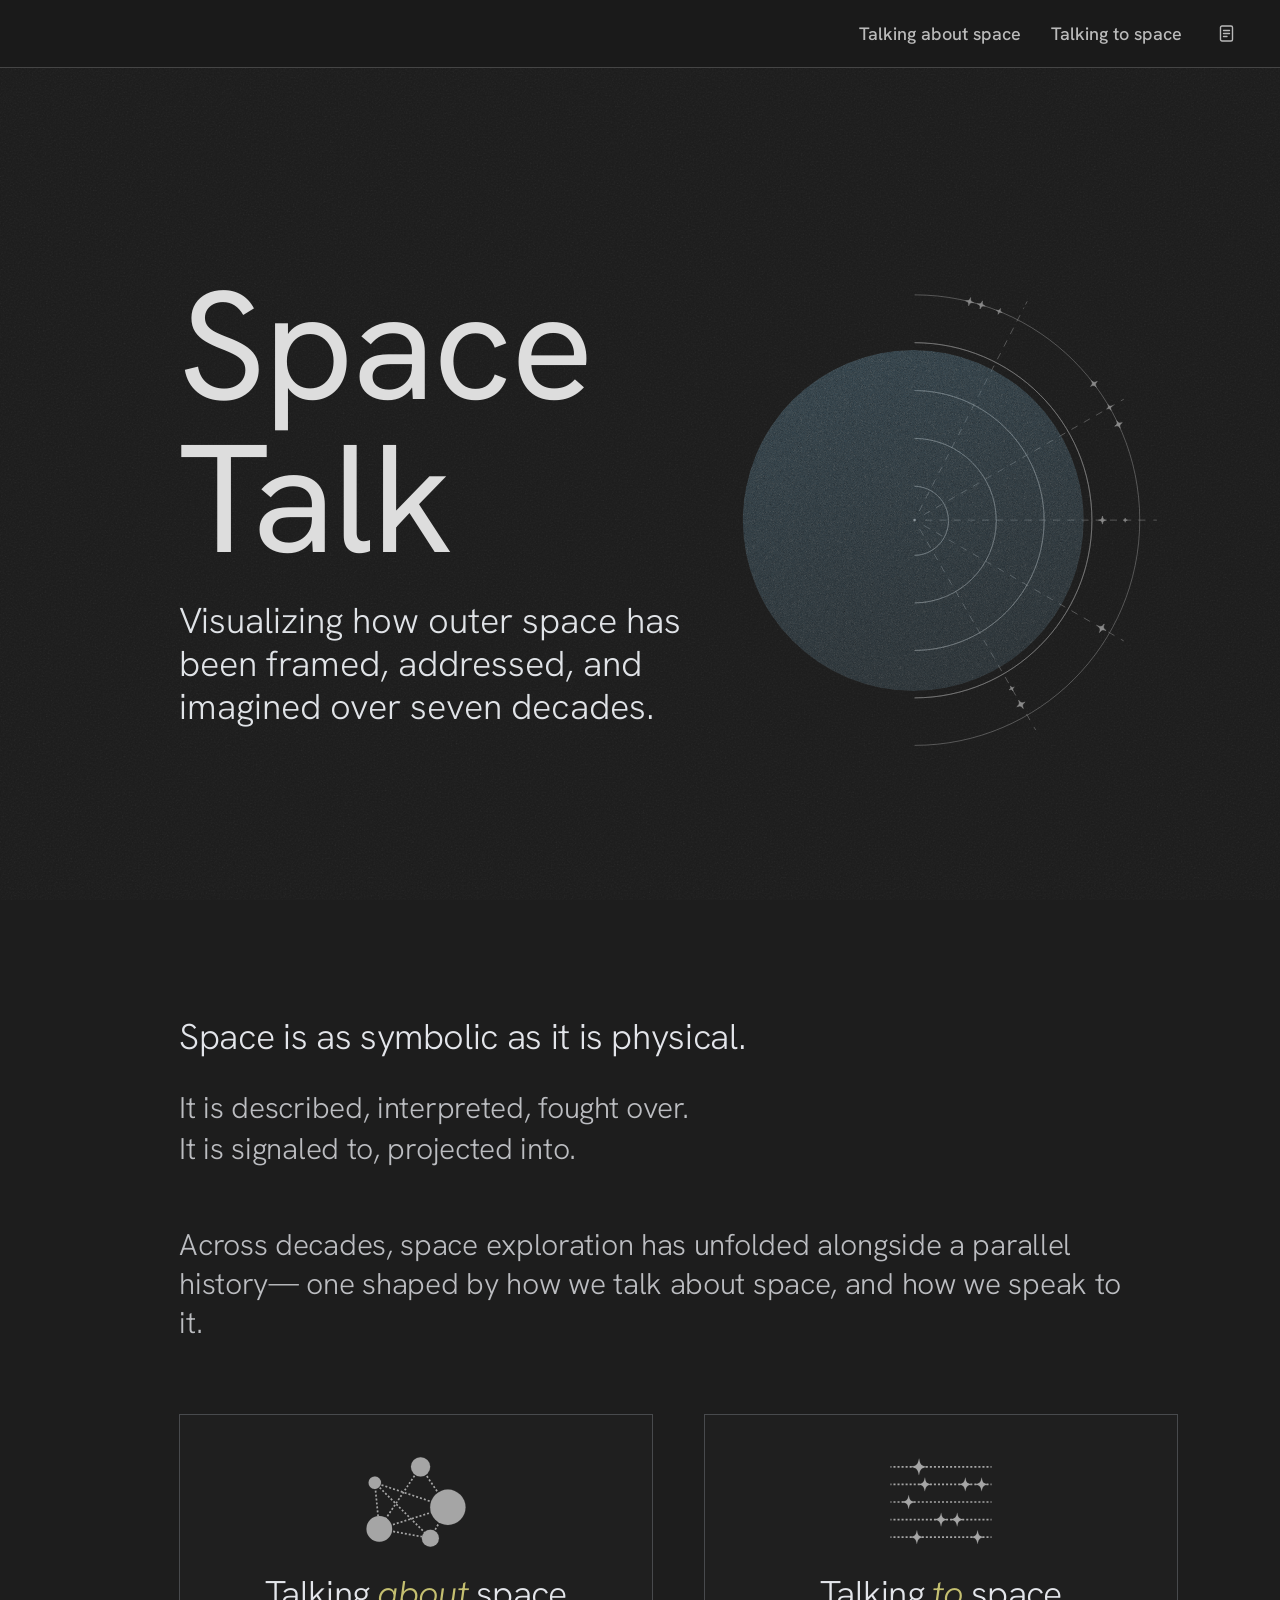
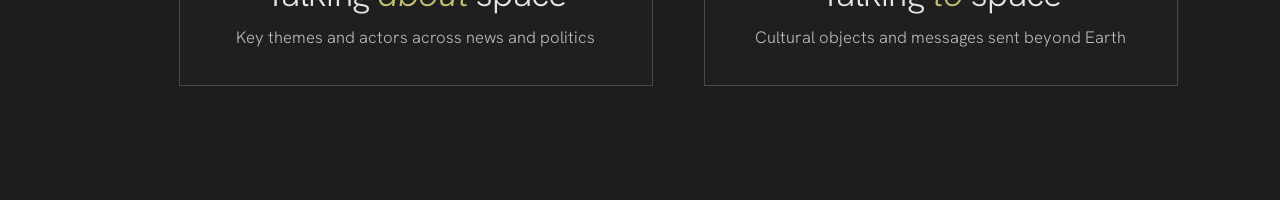
<file: index.html>
<!DOCTYPE html>
<html lang="en">
<head>
  <meta charset="UTF-8">
  <meta name="viewport" content="width=device-width, initial-scale=1.0">
  <title>Space Talk</title>
  <link rel="icon" href="images/favicon.png" type="image/png">
  <meta property="og:title" content="Space Talk">
  <meta property="og:description" content="Visualizing how outer space has been framed, addressed, and imagined over seven decades.">
  <meta property="og:image" content="https://lara-yeyati-preiss.github.io/space-talk/images/og-image.png">
  <meta property="og:url" content="https://lara-yeyati-preiss.github.io/space-talk/">
  <meta property="og:type" content="website">
  <link rel="stylesheet" href="styles.css">
</head>
<body class="tts-body">

<!-- Grain filter for landing page hero texture only -->
<svg aria-hidden="true" width="0" height="0" style="position:absolute;overflow:hidden;clip:rect(0,0,0,0)" focusable="false">
  <defs>
    <filter id="landing-grain" x="0%" y="0%" width="100%" height="100%" color-interpolation-filters="sRGB">
      <feTurbulence type="fractalNoise" baseFrequency="0.62" numOctaves="4" stitchTiles="stitch" result="n"/>
      <feColorMatrix in="n" type="saturate" values="0" result="gn"/>
      <feBlend in="SourceGraphic" in2="gn" mode="soft-light" result="b"/>
      <feComposite in="b" in2="SourceGraphic" operator="in"/>
    </filter>
  </defs>
</svg>

<nav>
  <span class="nav-logo"><a href="index.html">Space Talk</a></span>
  <div class="nav-links">
    <a href="talking_about_space.html"><span class="nav-words"><span class="nav-word">Talking</span><span class="nav-word">about</span><span class="nav-word">space</span></span></a>
    <a href="talking_to_space.html"><span class="nav-words"><span class="nav-word">Talking</span><span class="nav-word">to</span><span class="nav-word">space</span></span></a>
    <a href="methodology.html" class="nav-link--methodology" aria-label="Methodology"><svg width="15" height="17" viewBox="0 0 15 17" fill="none" stroke="currentColor" stroke-width="1.4" stroke-linecap="round" stroke-linejoin="round"><rect x="1.5" y="1" width="12" height="15" rx="1.5"/><line x1="4.5" y1="5.5" x2="10.5" y2="5.5"/><line x1="4.5" y1="8.5" x2="10.5" y2="8.5"/><line x1="4.5" y1="11.5" x2="8" y2="11.5"/></svg></a>
  </div>
</nav>

<div class="tts-page landing-page">

  <!-- Hero: full viewport, title + diagram, grain texture contained here -->
  <header class="landing-hero">
    <div class="landing-hero-component">
      <div class="landing-hero-content">
        <h1>Space Talk</h1>
        <p class="landing-subtitle">Visualizing how outer space has been framed, addressed, and imagined over seven decades.</p>
      </div>
      <div class="landing-hero-diagram" aria-hidden="true"></div>
      <div class="landing-hero-circle" aria-hidden="true"></div>
    </div>
  </header>

  <section class="landing-intro" aria-label="Project introduction">
  <div class="landing-intro-inner">
    
    <p class="landing-intro-line landing-intro-line--lead">
      Space is as symbolic as it is physical.
    </p>

    <div class="landing-intro-pair">
      <p class="landing-intro-line landing-intro-line--pair">
        It is described, interpreted, fought over.
      </p>
      <p class="landing-intro-line landing-intro-line--pair">
        It is signaled to, projected into.
      </p>
    </div>

    <div class="landing-intro-tail">
      <p class="landing-intro-line">
        Across decades, space exploration has unfolded alongside a parallel history—
        one shaped by how we talk about space, and how we speak to it.
      </p>
    </div>

    <div class="landing-entry-cards">

      <a class="landing-entry-card" href="talking_about_space.html">
        <span class="landing-entry-card-enter" aria-hidden="true">ENTER <svg width="14" height="10" viewBox="0 0 14 10" fill="none" stroke="currentColor" stroke-width="1.5" stroke-linecap="round" stroke-linejoin="round"><line x1="0" y1="5" x2="11" y2="5"/><polyline points="7 1 11 5 7 9"/></svg></span>
        <div class="landing-entry-card-icon">
          <img src="images/talking_about_space.svg" alt="" aria-hidden="true" width="64" height="64">
        </div>
        <div class="landing-entry-card-body">
          <span class="landing-entry-card-title">Talking <span class="accent">about</span> space</span>
          <span class="landing-entry-card-desc">Key themes and actors across news and politics</span>
        </div>
      </a>

      <a class="landing-entry-card" href="talking_to_space.html">
        <span class="landing-entry-card-enter" aria-hidden="true">ENTER <svg width="14" height="10" viewBox="0 0 14 10" fill="none" stroke="currentColor" stroke-width="1.5" stroke-linecap="round" stroke-linejoin="round"><line x1="0" y1="5" x2="11" y2="5"/><polyline points="7 1 11 5 7 9"/></svg></span>
        <div class="landing-entry-card-icon">
          <img src="images/talking_to_space.svg" alt="" aria-hidden="true" width="64" height="64">
        </div>
        <div class="landing-entry-card-body">
          <span class="landing-entry-card-title">Talking <span class="accent">to</span> space</span>
          <span class="landing-entry-card-desc">Cultural objects and messages sent beyond Earth</span>
        </div>
      </a>

    </div>

  </div>
</section>

</div>

</body>
</html>
</file>
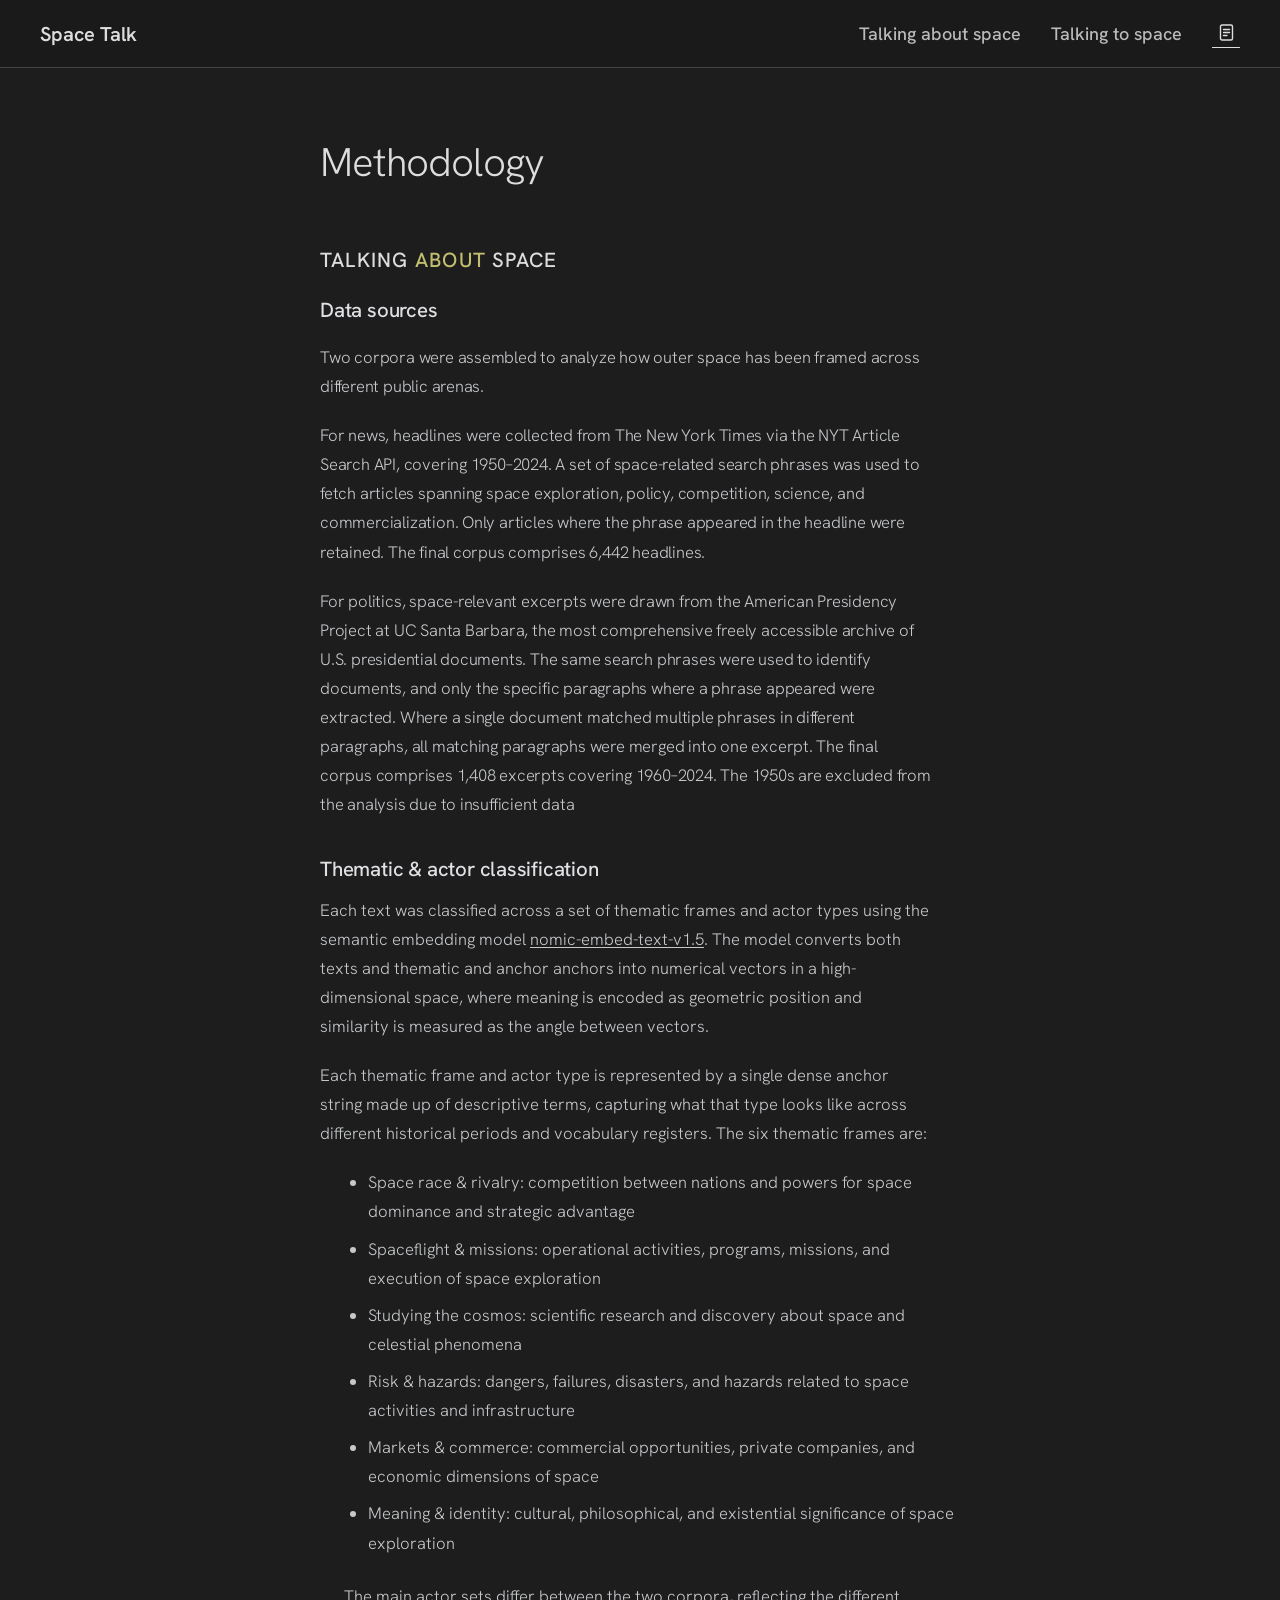
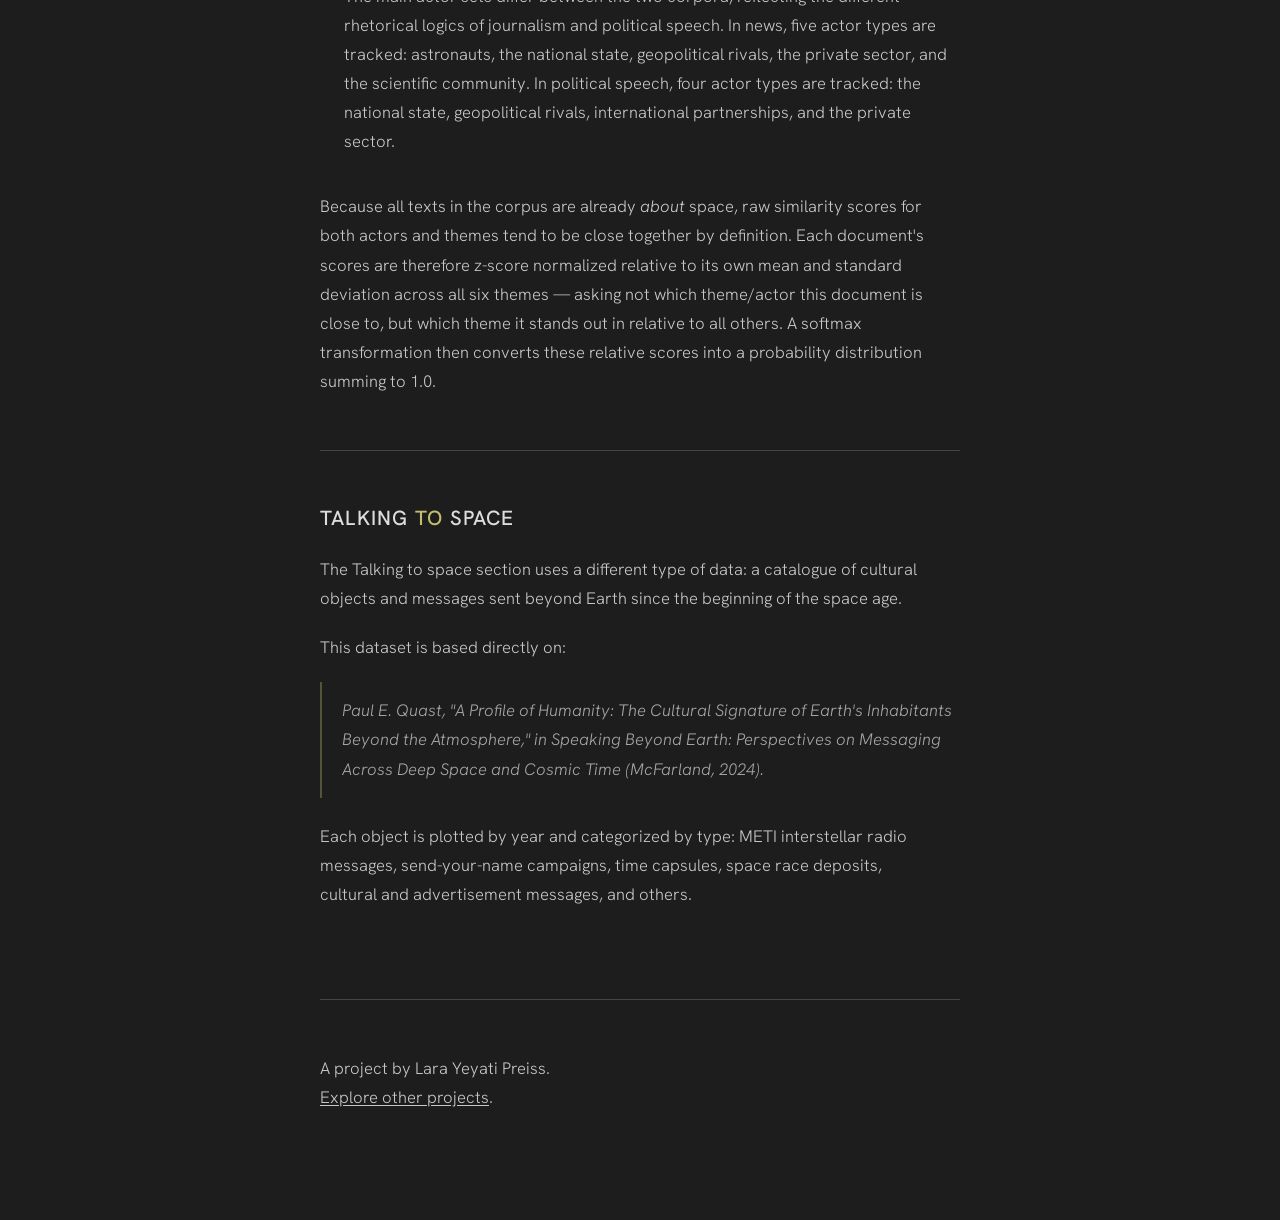
<file: methodology.html>
<!DOCTYPE html>
<html lang="en">
<head>
  <meta charset="UTF-8">
  <meta name="viewport" content="width=device-width, initial-scale=1.0">
  <title>Space Talk — Methodology</title>
  <link rel="icon" href="images/favicon.png" type="image/png">
  <meta property="og:title" content="Space Talk">
  <meta property="og:description" content="Visualizing how outer space has been framed, addressed, and imagined over seven decades.">
  <meta property="og:image" content="https://lara-yeyati-preiss.github.io/space-talk/images/og-image.png">
  <meta property="og:url" content="https://lara-yeyati-preiss.github.io/space-talk/methodology.html">
  <meta property="og:type" content="website">
  <link rel="stylesheet" href="styles.css">
</head>
<body class="tts-body">

<nav>
  <span class="nav-logo"><a href="index.html">Space Talk</a></span>
  <div class="nav-links">
    <a href="talking_about_space.html"><span class="nav-words"><span class="nav-word">Talking</span><span class="nav-word">about</span><span class="nav-word">space</span></span></a>
    <a href="talking_to_space.html"><span class="nav-words"><span class="nav-word">Talking</span><span class="nav-word">to</span><span class="nav-word">space</span></span></a>
    <a href="methodology.html" class="nav-link--methodology active" aria-label="Methodology"><svg width="15" height="17" viewBox="0 0 15 17" fill="none" stroke="currentColor" stroke-width="1.4" stroke-linecap="round" stroke-linejoin="round"><rect x="1.5" y="1" width="12" height="15" rx="1.5"/><line x1="4.5" y1="5.5" x2="10.5" y2="5.5"/><line x1="4.5" y1="8.5" x2="10.5" y2="8.5"/><line x1="4.5" y1="11.5" x2="8" y2="11.5"/></svg></a>
  </div>
</nav>

<main class="method-page">

  <h1>Methodology</h1>

  <section class="method-section">
    <h2 class="method-section-title">Talking <span class="accent">about</span> space</h2>

    <div class="method-subsection">
      <h3 class="method-subsection-title">Data sources</p>
      <p>Two corpora were assembled to analyze how outer space has been framed across different public arenas.</p>
      <p>For news, headlines were collected from The New York Times via the NYT Article Search API, covering 1950–2024. A set of space-related search phrases was used to fetch articles spanning space exploration, policy, competition, science, and commercialization. Only articles where the phrase appeared in the headline were retained. The final corpus comprises 6,442 headlines.</p>
      <p>For politics, space-relevant excerpts were drawn from the American Presidency Project at UC Santa Barbara, the most comprehensive freely accessible archive of U.S. presidential documents. The same search phrases were used to identify documents, and only the specific paragraphs where a phrase appeared were extracted. Where a single document matched multiple phrases in different paragraphs, all matching paragraphs were merged into one excerpt. The final corpus comprises 1,408 excerpts covering 1960–2024. The 1950s are excluded from the analysis due to insufficient data</p>
    </div>

    <div class="method-subsection">
      <h3 class="method-subsection-title">Thematic & actor classification</h3>
      <p>Each text was classified across a set of thematic frames and actor types using the semantic embedding model <a href="https://huggingface.co/nomic-ai/nomic-embed-text-v1.5" target="_blank">nomic-embed-text-v1.5</a>. The model converts both texts and thematic and anchor anchors into numerical vectors in a high-dimensional space, where meaning is encoded as geometric position and similarity is measured as the angle between vectors.</p>
    <p>Each thematic frame and actor type is represented by a single dense anchor string made up of descriptive terms, capturing what that type looks like across different historical periods and vocabulary registers. The six thematic frames are:</p>
    <ul class="method-themes">
    <ul class="method-themes">
      <li>Space race &amp; rivalry: competition between nations and powers for space dominance and strategic advantage</li>
      <li>Spaceflight &amp; missions: operational activities, programs, missions, and execution of space exploration</li>
      <li>Studying the cosmos: scientific research and discovery about space and celestial phenomena</li>
      <li>Risk &amp; hazards: dangers, failures, disasters, and hazards related to space activities and infrastructure</li>
      <li>Markets &amp; commerce: commercial opportunities, private companies, and economic dimensions of space</li>
      <li>Meaning &amp; identity: cultural, philosophical, and existential significance of space exploration</li>
    </ul>
      <p>The main actor sets differ between the two corpora, reflecting the different rhetorical logics of journalism and political speech. In news, five actor types are tracked: astronauts, the national state, geopolitical rivals, the private sector, and the scientific community. In political speech, four actor types are tracked: the national state, geopolitical rivals, international partnerships, and the private sector.</p>
    </div>
      <p>Because all texts in the corpus are already <em>about</em> space, raw similarity scores for both actors and themes tend to be close together by definition. Each document's scores are therefore z-score normalized relative to its own mean and standard deviation across all six themes — asking not which theme/actor this document is close to, but which theme it stands out in relative to all others. A softmax transformation then converts these relative scores into a probability distribution summing to 1.0.</p>
    </div>

  </section>

  <hr class="method-rule">

  <section class="method-section">
    <h2 class="method-section-title">Talking <span class="accent">to</span> space</h2>
    <p>The Talking to space section uses a different type of data: a catalogue of cultural objects and messages sent beyond Earth since the beginning of the space age.</p>
    <p>This dataset is based directly on:</p>
    <div class="method-cite">
      <p>Paul E. Quast, "A Profile of Humanity: The Cultural Signature of Earth's Inhabitants Beyond the Atmosphere," in <em>Speaking Beyond Earth: Perspectives on Messaging Across Deep Space and Cosmic Time</em> (McFarland, 2024).</p>
    </div>
    <p>Each object is plotted by year and categorized by type: METI interstellar radio messages, send-your-name campaigns, time capsules, space race deposits, cultural and advertisement messages, and others. </p>
  </section>

  <footer class="method-footer">
    <p class="method-byline">A project by Lara Yeyati Preiss. <br> <a href="https://larayeyatipreiss.com" target="_blank">Explore other projects</a>.</p>
  </footer>

</main>

</body>
</html>
</file>
<file: styles.css>
@import url('https://fonts.googleapis.com/css2?family=Hanken+Grotesk:wght@300;400;500;600;700&family=Geist+Mono:wght@400;600&display=swap');

*, *::before, *::after { box-sizing: border-box; margin: 0; padding: 0; }

:root {
  --nav-h: 68px; /* fixed nav: 18px padding top + 18px padding bottom + ~32px content */
  --bg: #1d1d1d;
  --c0: #dddddd;
  --c80: rgba(232,232,232,0.88);
  --c65: rgba(232,232,232,0.78);
  --c50: rgba(232,232,232,0.66);
  --c35: rgba(232,232,232,0.56);
  --c20: rgba(232,232,232,0.20);
  --c10: rgba(232,232,232,0.10);
  --font-main: 'Hanken Grotesk', system-ui, sans-serif;
  --font-mono: 'Geist Mono', monospace;
  --accent-yellow: rgba(214, 208, 121, 0.9);
  /* Shared left indent for both chart sections (rank + bubble) */
  --chart-pad-left: clamp(20px, 4vw, 100px);
}

body {
  background: var(--bg);
  font-family: var(--font-main);
  color: var(--c0);
  -webkit-font-smoothing: antialiased;
  overflow-x: hidden;
}

body.tts-body {
  overflow-x: visible;
}

/* ══════════════════════════════════════════════════════
   NAV
   ══════════════════════════════════════════════════════ */
nav {
  display: flex; justify-content: space-between; align-items: center;
  padding: 0 40px;
  height: var(--nav-h);
  border-bottom: 0.5px solid rgba(240,240,240,0.20);
  background: #1a1a1a;
  position: fixed; top: 0; left: 0; right: 0; z-index: 10000;
  gap: 20px;
  box-sizing: border-box;
}
.nav-logo {
  font-family: var(--font-main);
  font-size: 20px; font-weight: 600;
  color: var(--c0); display: none;
}
/* Hide logo on landing page only */
body.tts-body:has(.landing-page) .nav-logo { display: none; }
/* Show logo on talking about space and talking to space */
body.tas-body .nav-logo { display: block; }
body.tts-body:not(:has(.landing-page)) .nav-logo { display: block; }
.nav-logo a { color: var(--c0); text-decoration: none; transition: color 0.15s; }
.nav-logo a:hover { color: var(--c65); }
.nav-logo a:visited { color: var(--c0); }
.nav-links { display: flex; gap: 30px; align-items: center; margin-left: auto; }
.nav-links a {
  font-family: var(--font-main); font-size: 18px; font-weight: 500;
  color: var(--c65); text-decoration: none; transition: color 0.15s;
}
.nav-links a:hover { color: var(--c0); }
.nav-links a.active { color: var(--c0); border-bottom: 1px solid var(--c0); padding-bottom: 1px; }
.nav-words { display: inline; white-space: nowrap; }
.nav-word { display: inline; }
.nav-word + .nav-word::before { content: " "; }
/* Methodology nav link — icon-only, lower visual hierarchy than section links */
.nav-link--methodology {
  display: inline-flex;
  align-items: center;
  justify-content: center;
  width: 28px;
  height: 28px;
  color: var(--c65);
  transition: color 0.15s;
  position: relative;
  text-decoration: none;
}
.nav-link--methodology:hover {
  color: var(--c0) !important;
}
.nav-link--methodology svg {
  display: block;
  flex-shrink: 0;
}
/* Tooltip — opens downward, sits close to the icon, has a small top caret */
.nav-link--methodology::after {
  content: "methodology";
  position: absolute;
  top: calc(100% + 9px);
  right: 0;
  font-family: var(--font-mono);
  font-size: 11px;
  letter-spacing: 0.06em;
  color: var(--c65);
  background: #1e1e1e;
  border: 0.5px solid rgba(240,240,240,0.20);
  padding: 5px 10px;
  white-space: nowrap;
  opacity: 0;
  pointer-events: none;
  transition: opacity 0.15s;
  z-index: 10001;
}
/* Caret pointing up toward the icon */
.nav-link--methodology::before {
  content: '';
  position: absolute;
  top: calc(100% + 3px);
  right: 10px;
  width: 0;
  height: 0;
  border-left: 5px solid transparent;
  border-right: 5px solid transparent;
  border-bottom: 6px solid rgba(240,240,240,0.20);
  opacity: 0;
  pointer-events: none;
  transition: opacity 0.15s;
  z-index: 10002;
}
.nav-link--methodology:hover::after,
.nav-link--methodology:hover::before {
  opacity: 1;
}
@media (max-width: 900px) {
  .nav-link--methodology::after {
    right: 0;
    font-size: 10px;
  }
  .nav-link--methodology::before {
    right: 8px;
  }
}

/* ══════════════════════════════════════════════════════
   PAGE WRAPPERS
   ══════════════════════════════════════════════════════ */
.page     { padding: 36px 100px 80px; padding-top: calc(36px + var(--nav-h)); }
body.tas-body .page.tas-page { padding-top: var(--nav-h); }

/* Talking about space — column layout so the trends stage can grow with the viewport */
/* `overflow-x: hidden` breaks `position: sticky` for descendants in Chromium; clip avoids horizontal scroll without that side effect. */
body.tas-body {
  overflow-x: clip;
}
/* ── Unified chart title + subtitle — applies to both rank and bubble sections ── */
.chart-title {
  font-family: var(--font-main);
  font-size: clamp(28px, 3.5vw, 42px);
  font-weight: 300;
  line-height: 1.05;
  color: var(--c0);
  margin: 2px 0 10px;
  letter-spacing: -0.02em;
}
.chart-subtitle {
  font-family: var(--font-main);
  font-size: 20px;
  font-weight: 400;
  line-height: 1.5;
  color: rgba(240, 240, 240, 0.82);
  max-width: min(72ch, 100%);
  margin-bottom: 14px;
  min-height: 0;
}
.rank-section {
  flex: 1 1 auto;
  min-height: 0;
  width: 100%;
  display: flex;
  flex-direction: column;
  margin-top: clamp(16px, 2.5vh, 36px);
  padding-left: var(--chart-pad-left);
  box-sizing: border-box;
}
.chart-header {
  max-width: 100%;
  margin-bottom: 2px;
}

/* Editorial annotation: fixed 3-line height, no top margin */
.rank-annotation {
  margin: 0;
  max-width: min(92ch, 100%);
  padding-left: 16px;
  border-left: 1px solid rgba(255, 255, 255, 0.60);
  font-family: var(--font-main);
  font-size: 16px;
  line-height: 1.55;
  font-style: italic;
  color: rgba(240, 240, 240, 0.72);
  height: 74px;
  min-height: 74px;
  max-height: 74px;
  overflow: hidden;
  flex-shrink: 0;
}
.rank-annotation:empty {
  display: none;
  min-height: 0;
}
.filters.filters--inline {
  margin-bottom: 10px;
}
@media (min-width: 769px) {
  .filters.filters--inline {
    margin-bottom: 14px;
  }
}
/* Vertical decade grid lines: dashed style */
.rank-svg line[class*="decade"],
.rank-svg line[stroke-dasharray] {
  stroke-dasharray: 3, 3;
}
.rank-svg line[class*="decade"] {
  stroke-width: 0.5 !important;
}
.bubble-header .filters.filters--inline {
  margin-bottom: 10px;
}
@media (min-width: 769px) {
  .bubble-header .filters.filters--inline {
    margin-bottom: 14px;
  }
}

/* Bubble filters row: align filters on row */
.bubble-filters-row {
  display: flex;
  align-items: center;
  gap: 20px;
  margin-bottom: 10px;
}
@media (min-width: 769px) {
  .bubble-filters-row {
    margin-bottom: 14px;
  }
}

/* Wrapper for filters and CTAs - handles positioning */
.bubble-filters-cta-wrapper {
  display: flex;
  flex-direction: column;
  position: relative;
}

/* CTA row: single row that shows either overview CTA or back-button + drilldown CTA */
.bubble-cta-row {
  display: flex;
  align-items: center;
  min-height: 44px;
  padding-top: 4px;
  gap: 0;
  width: 100%;
  box-sizing: border-box;
}

/* Overview CTA: left-aligned, hidden when drilling */
.bubble-cta--overview {
  font-family: var(--font-mono);
  font-size: 14px;
  color: rgba(232, 232, 232, 0.80);
  white-space: nowrap;
  flex-shrink: 0;
}

/* Drilldown CTA: pushed to the far right via margin-left: auto */
.bubble-cta--drilldown {
  font-family: var(--font-mono);
  font-size: 14px;
  color: rgba(232, 232, 232, 0.80);
  white-space: nowrap;
  flex-shrink: 0;
  margin-left: auto;
}

/* Back button: sits on the left of the CTA row in drilldown state */
button.bubble-back.back-link {
  background: none;
  border: none;
  padding: 8px 16px 8px 0;
  margin: 0;
  font-family: var(--font-mono);
  font-size: 18px;
  font-weight: 500;
  letter-spacing: 0.06em;
  line-height: 1.2;
  text-align: left;
  min-height: 44px;
  display: none; /* shown via style.display = 'inline-flex' by JS */
  align-items: center;
  flex-shrink: 0;
  box-sizing: border-box;
  cursor: pointer;
  color: inherit;
}

body.tas-body .bubble-section.drilldown-active .bubble-filters-cta-wrapper {
  position: relative;
}

.bubble-section {
  /* Flex column so the viz can be vertically centered in remaining viewport */
  flex: 1 1 auto;
  min-height: 0; /* inside scrolly: do not demand full viewport height */
  display: flex;
  flex-direction: column;
  margin-top: clamp(16px, 2vh, 40px); /* tighter top margin inside the sticky frame */
}

/* Standalone planets section when outside scrolly structure (after transition section) */
.tas-page > .bubble-section {
  min-height: calc(100dvh - var(--nav-h));
  margin-top: clamp(40px, 6vh, 88px);
  width: 100%;
  padding-left: var(--chart-pad-left);
  padding-right: var(--chart-pad-left);
  box-sizing: border-box;
}

/* Center the legend + cluster vertically within the section */
body.tas-body .bubble-section #legend-chart-wrap {
  flex: 1 1 auto;
  min-height: 0;
  align-items: center;
  margin-top: auto;
  margin-bottom: 60px;
}
body.tas-body .bubble-section #chart-wrap {
  display: flex;
  align-items: center;
  min-height: 0;
  margin-left: 0;}
/* In drilldown: remove right padding so the SVG can reach the right edge,
   but keep left padding so the SVG labels naturally align with the header title. */
body.tas-body .bubble-section.drilldown-active {
  padding-right: 0;
}
/* Header needs no extra padding in drilldown — it inherits the section's left padding */
body.tas-body .bubble-section.drilldown-active .bubble-header {
  padding-left: 0;
  padding-right: 0;
}
/* When drilldown-active, chart-wrap's margin-left shifts left by the legend column.
   The SVG's negative margin-left compensates so it starts at the left edge. */
body.tas-body .bubble-section.drilldown-active #chart-wrap {
  margin-left: 0;
}
/* Drilldown SVG: pull left by 200px (legend width) to start at section padding edge.
   Row labels at x=12 inside SVG align with header above. */
/* In overview mode (hidden), collapse completely to allow bubbles to move up */
/* Theme/actor title: sized up; color set inline to match rank-chart stroke (lightenHex + TREND_CHART_LIGHTEN) */

/* TTS: hero (full viewport) + viz screen (full viewport) + detail */
.tts-page {
  padding: 28px 100px 18px;
  padding-top: calc(22px + var(--nav-h));
  margin-left: 0;
  max-width: 100%;
  overflow: visible;
  position: relative;
  display: flex;
  flex-direction: column;
  min-height: calc(100dvh - var(--nav-h));
}

body.tts-body .tts-page {
  padding-left: clamp(20px, 4vw, 72px);
  padding-right: clamp(20px, 4vw, 72px);
  /* Remove the 22px extra offset so the scrolly starts flush against the nav */
  padding-top: var(--nav-h);
  min-height: auto;
  width: 100%;
  min-width: 0;
  max-width: 100%;
  box-sizing: border-box;
}
/* Landing page: full-bleed column layout with no side padding (sections control their own) */
body.tts-body .tts-page.landing-page {
  padding: 0;
  display: flex;
  flex-direction: column;
}

/* Talking to space — first screen: title + intro
   Height matches viewport below fixed nav + page top offset (22px), so the viz block
   does not peek above the fold. */
.page-hero {
  flex-shrink: 0;
  width: calc(100% + 2 * clamp(20px, 4vw, 72px));
  margin-left: calc(-1 * clamp(20px, 4vw, 72px));
  margin-right: calc(-1 * clamp(20px, 4vw, 72px));
  min-width: 0;
  max-width: none;
  min-height: calc(100svh - var(--nav-h));
  display: flex;
  flex-direction: column;
  justify-content: center;
  box-sizing: border-box;
  padding: 0;
}

.hero-container {
  width: 100%;
  height: 100%;
  display: grid;
  grid-template-columns: 1fr 1fr;
  gap: clamp(20px, 4vw, 60px);
  align-items: center;
  box-sizing: border-box;
  padding: clamp(12px, 3vh, 28px) clamp(12px, 3vw, 40px);
}
.hero-inner {
  width: 100%;
  max-width: 100%;
  text-align: left;
  min-width: 0;
}
.hero-inner h1 {
  margin: 0 0 1.2em;
  font-size: clamp(40px, 7.5vw, 88px);
  font-weight: 300;
  line-height: 1.02;
  letter-spacing: -0.02em;
}
.scrolly-pull .accent {
  font-style: normal;
  color: var(--accent-yellow);
}
.accent {
  font-style: italic;
  color: var(--accent-yellow);
}
.page-intro {
  font-family: var(--font-main);
  font-size: clamp(18px, 1.75vw, 24px);
  font-weight: 300;
  line-height: 1.45;
  letter-spacing: -0.01em;
  color: rgba(240, 240, 240, 0.92);
  max-width: min(32rem, 100%);
  margin: 0;
  min-height: 1.5em;
}
.hero-inner .back-link {
  display: block;
  margin-top: 18px;
}
.hero-image-wrap {
  width: 100%;
  height: 100%;
  display: flex;
  align-items: center;
  justify-content: flex-end;
  min-width: 0;
  overflow: visible;
}
.hero-image {
  width: 100%;
  height: 50vh;
  max-height: 60vh;
  object-fit: contain;
  pointer-events: none;
  opacity: 0.00001;
}

/* Desktop: visual opener is scrolly — keep hero in DOM for #page-title + decade JS (visually hidden) */
@media (min-width: 901px) {
  body.tts-body .tts-page > .page-hero {
    position: absolute;
    width: 1px;
    height: 1px;
    padding: 0;
    margin: -1px;
    overflow: hidden;
    clip-path: inset(50%);
    white-space: nowrap;
    border: 0;
    visibility: hidden;
  }
  body.tas-body .page.tas-page > .page-hero {
    position: absolute;
    width: 1px;
    height: 1px;
    padding: 0;
    margin: -1px;
    overflow: hidden;
    clip-path: inset(50%);
    white-space: nowrap;
    border: 0;
    visibility: hidden;
  }
}

/* Mobile-only line break in scrolly pull text */
.mob-br { display: none; }
@media (max-width: 900px) {
  .mob-br { display: block; }
}

/* ══════════════════════════════════════════════════════
   PAGE-HERO / SCROLLY GRAIN TEXTURE
   On mobile: the .page-hero is shown directly.
   On desktop: the .scrolly-sticky is the first full-screen
   frame (the scrolly replaces the hero). Both get the same
   fractalNoise grain as the landing hero.
   The SVG filter #page-hero-grain must be defined inline
   in each sub-page HTML file.
   ══════════════════════════════════════════════════════ */

/* Mobile hero grain */
.page-hero {
  position: relative;
  isolation: isolate;
}
.page-hero::before {
  content: '';
  position: absolute;
  inset: 0;
  z-index: 0;
  pointer-events: none;
  filter: url(#page-hero-grain);
  opacity: 0.10;
  background: var(--bg);
}
.page-hero .hero-container {
  position: relative;
  z-index: 1;
}

/* Desktop scrolly first-screen grain — intro phase only.
   The JS sets data-phase="intro" on .scrolly-sticky-inner while the
   intro panel is active, and changes it as the user scrolls. We target
   the sticky wrapper only when it is in that phase via a child combinator
   trick: apply the ::before to .scrolly-sticky but only clip the visual
   to the intro panel using the phase. Simpler: apply ::before on
   .scrolly-sticky and let the phase-inactive panels (which fade to opacity:0)
   sit above it — the grain is always the bottom layer so it only shows
   through the current (visible) panel. Since the intro panel covers the
   full viewport and all other panels transition via opacity, the grain
   is effectively visible only while intro content is up. */
#scrolly .scrolly-sticky {
  isolation: isolate;
}
#scrolly .scrolly-sticky::before {
  content: '';
  position: absolute;
  top: -30px;
  bottom: 0;
  left: 0;
  right: 0;
  z-index: 0;
  pointer-events: none;
  filter: url(#page-hero-grain);
  opacity: 0.10;
  background: var(--bg);
  transition: opacity 0.4s ease;
}
/* Hide grain when the sticky inner has moved past intro phase */
#scrolly .scrolly-sticky-inner:not([data-phase="intro"]) ~ * ,
#scrolly .scrolly-sticky:has(.scrolly-sticky-inner:not([data-phase="intro"]))::before {
  opacity: 0;
}
/* All scrolly content must sit above the grain layer */
#scrolly .scrolly-sticky-inner {
  position: relative;
  z-index: 1;
}

/* Talking to space — intro scrolly (desktop): rail sets scroll height; sticky panel switches via [data-phase] */
#scrolly {
  position: relative;
  width: calc(100% + 2 * clamp(20px, 4vw, 72px));
  margin-left: calc(-1 * clamp(20px, 4vw, 72px));
  margin-right: calc(-1 * clamp(20px, 4vw, 72px));
  min-width: 0;
  overflow-x: clip;
}

#tas-charts-scrolly {
  position: relative;
  width: 100%;
  min-width: 0;
  overflow-x: clip;
}

body.tas-body #scrolly {
  width: calc(100% + 2 * 100px);
  margin-left: -100px;
  margin-right: -100px;
}

.scrolly-stack {
  display: grid;
  grid-template-columns: 1fr;
  grid-template-rows: 1fr;
}

.scrolly-stack > * {
  grid-area: 1 / 1;
  min-width: 0;
}

.scrolly-rail {
  display: flex;
  flex-direction: column;
  pointer-events: none;
  z-index: 0;
}

.scrolly-track {
  flex-shrink: 0;
  width: 100%;
  min-height: 100vh;
  box-sizing: border-box;
}

/* Last track needs extra height to give the protagonists panel dwell time */
.scrolly-track[data-scrolly-phase="protagonists"] {
  min-height: 160vh;
}

/* "done" track: fires almost instantly — the sticky fades out, then the next
   section (rank chart or viz-screen) is already entering the viewport from below.
   The fade transition (0.22s on the panel) handles the visual handoff cleanly. */
.scrolly-track[data-scrolly-phase="done"] {
  min-height: 10px;
}

.scrolly-track--curtain {
  min-height: 50vh;
}

.scrolly-track--abundance {
  display: flex;
  flex-direction: column;
  justify-content: space-evenly;
}

.abundance-trigger {
  height: 20vh;
  width: 100%;
}

.abundance-trigger--pause {
  height: 65vh;
}

.protagonists-trigger {
  height: 20vh;
  width: 100%;
}

.protagonists-trigger--pause {
  height: 65vh;
}

.scrolly-sticky {
  position: sticky;
  top: var(--nav-h);
  z-index: 1;
  align-self: start;
  width: 100%;
  min-height: calc(100svh - var(--nav-h));
  height: calc(100svh - var(--nav-h));
  max-height: calc(100dvh - var(--nav-h));
  display: flex;
  align-items: stretch;
  justify-content: center;
}

.scrolly-sticky-inner {
  position: relative;
  width: 100%;
  max-width: min(1120px, 100%);
  margin: 0 auto;
  padding: 0 clamp(12px, 3vw, 40px);
  box-sizing: border-box;
  flex: 1;
  min-height: 0;
  overflow: visible;
}

/* Chart panels need the full viewport width — remove the 1120px cap so the
   bump chart and bubble chart use all available horizontal space. */
#tas-charts-scrolly .scrolly-sticky-inner {
  max-width: 100%;
}

.scrolly-panel {
  position: absolute;
  inset: 0;
  margin: auto;
  width: 100%;
  max-height: 100%;
  /* overflow: visible lets SVG end-labels and bubble charts paint past their own
     bounding boxes without clipping. The inner-scroll bug was caused by
     overflow: auto on a flex container with max-height — removing auto (not
     switching to hidden) is the correct fix. */
  overflow: visible;
  display: flex;
  align-items: center;
  justify-content: flex-start;
  opacity: 0;
  visibility: hidden;
  transition: opacity 0.22s ease, visibility 0.22s ease;
}

.scrolly-sticky-inner[data-phase="intro"] .scrolly-panel[data-panel="intro"],
.scrolly-sticky-inner[data-phase="pioneer"] .scrolly-panel[data-panel="pioneer"],
.scrolly-sticky-inner[data-phase="voyager"] .scrolly-panel[data-panel="voyager"],
.scrolly-sticky-inner[data-phase="arecibo"] .scrolly-panel[data-panel="arecibo"],
.scrolly-sticky-inner[data-phase="abundance"] .scrolly-panel[data-panel="abundance"],
.scrolly-sticky-inner[data-phase="frontier"] .scrolly-panel[data-panel="frontier"],
.scrolly-sticky-inner[data-phase="race"] .scrolly-panel[data-panel="race"],
.scrolly-sticky-inner[data-phase="risk"] .scrolly-panel[data-panel="risk"],
.scrolly-sticky-inner[data-phase="market"] .scrolly-panel[data-panel="market"],
.scrolly-sticky-inner[data-phase="protagonists"] .scrolly-panel[data-panel="protagonists"],
.scrolly-sticky-inner[data-phase="trends"] .scrolly-panel[data-panel="trends"] {
  opacity: 1;
  visibility: visible;
}

/* Chart panels must fill the sticky frame as a flex column so charts can size to available height */
.scrolly-panel[data-panel="trends"] {
  align-items: stretch;
  justify-content: flex-start;
  display: flex;
  flex-direction: column;
  /* Breathing room so charts don't press against nav or bottom edge */
  padding-top: clamp(8px, 1.5vh, 20px);
  padding-bottom: clamp(10px, 2vh, 28px);
}

.scrolly-sticky-inner[data-phase="curtain"] .scrolly-panel[data-panel="abundance"] {
  opacity: 0.22;
  visibility: visible;
}

/* Fade out protagonists panel as it exits during curtain phase (intro scrolly section) */
.scrolly-sticky-inner[data-phase="curtain"] .scrolly-panel[data-panel="protagonists"] {
  opacity: 0.22;
  visibility: visible;
}

/* "done" phase: no panel visible */
.scrolly-sticky-inner[data-phase="done"] .scrolly-panel {
  opacity: 0;
  visibility: hidden;
}

.scrolly-panel[data-panel="intro"] {
  align-items: stretch;
  justify-content: flex-start;
  overflow: visible;
}

/* Progressive panels: anchor top so the first line stays fixed as more lines stack below */
.scrolly-panel[data-panel="frontier"],
.scrolly-panel[data-panel="race"],
.scrolly-panel[data-panel="risk"],
.scrolly-panel[data-panel="market"] {
  align-items: flex-start;
  /* Position content so the first line sits at ~45% height (visually centered),
     and subsequent lines grow downward from that anchor */
  padding-top: calc(45vh - var(--nav-h) - 2em);
}

/* Protagonists and transition panels: same vertical anchor as frontier panels
   so all interstitial text screens sit at the same height on screen. */
.scrolly-panel[data-panel="protagonists"],
.scrolly-panel[data-panel="transition"] {
  align-items: flex-start;
  padding-top: calc(45vh - var(--nav-h) - 2em);
}

.scrolly-intro-image {
  position: absolute;
  right: -17vw;
  top: 50%;
  transform: translateY(-50%);
  pointer-events: none;
  z-index: 0;
  transition: opacity 0.22s ease;
}

.scrolly-intro-image img {
  height: min(110vh, 880px);
  width: auto;
  opacity: 0.07;
  mix-blend-mode: screen;
  pointer-events: none;
  object-fit: contain;
  display: block;
  transform: translateX(clamp(5%, 15%, 22%));
}

.scrolly-intro-block {
  width: 100%;
  max-width: min(50rem, 100%);
  min-height: min(100%, calc(100svh - var(--nav-h) - 48px));
  display: flex;
  flex-direction: column;
  justify-content: center;
  gap: clamp(24px, 4.5vh, 40px);
  box-sizing: border-box;
  padding: clamp(12px, 3vh, 36px) 0;
  margin-right: auto;
  margin-left: 0;
}

.scrolly-display-title {
  margin: 0;
  font-family: var(--font-main);
  font-size: clamp(34px, 5.8vw, 72px);
  font-weight: 300;
  line-height: 1.06;
  letter-spacing: -0.025em;
  color: var(--c0);
}

.scrolly-lede {
  margin: 0;
  width: 100%;
  max-width: 35rem;
  font-family: var(--font-main);
  font-size: 24px;
  font-weight: 300;
  line-height: 1.45;
  letter-spacing: -0.01em;
  color: rgba(240, 240, 240, 0.92);
}

.scrolly-split {
  display: grid;
  grid-template-columns: minmax(0, 0.95fr) minmax(0, 1.05fr);
  gap: clamp(16px, 3.5vw, 36px);
  align-items: center;
  width: 100%;
  max-width: 100%;
}

.scrolly-col--img {
  display: flex;
  align-items: center;
  justify-content: center;
}

.scrolly-photo {
  max-width: min(320px, 100%);
  max-height: min(55vh, 420px);
  height: auto;
  object-fit: contain;
  border-radius: 4px;
  filter: saturate(0.4) brightness(0.92);
}

.scrolly-object-label {
  margin: 12px 0 0;
  font-family: var(--font-mono);
  font-size: 11px;
  letter-spacing: 0.12em;
  color: var(--accent-yellow);
  text-transform: uppercase;
  text-align: left;
  opacity: 0.8;
}

.scrolly-body {
  margin: 0;
  font-family: var(--font-main);
  font-size: 19px;
  line-height: 1.55;
  color: rgba(235, 238, 242, 0.82);
  max-width: 45ch;
}

.scrolly-line--intro {
  color: rgba(235, 238, 242, 0.88);
  font-size: clamp(22px, 2.6vw, 30px) !important;
  margin-bottom: 0.6em;
  opacity: 0;
  transform: none !important;
  transition: opacity 0.5s cubic-bezier(0.25, 0.46, 0.45, 0.94) !important;
  white-space: nowrap; /* keep each intro line on one line */
}

.scrolly-line--intro.visible {
  opacity: 1;
}

.scrolly-line--spacer {
  height: 1.2em;
  opacity: 0 !important;
  pointer-events: none;
}

.scrolly-pull {
  margin: 0;
  max-width: 100%;
  font-family: var(--font-main);
  font-size: clamp(17px, 1.6vw, 21px);
  font-weight: 400;
  line-height: 1.5;
  color: rgba(238, 240, 245, 0.88);
  padding: 0 clamp(12px, 3vw, 40px);
  box-sizing: border-box;
  width: 100%;
}

/* Large pull text for talking about space scrolly panels (zone 1 and zone 2 interstitials) */
.tas-body #scrolly .scrolly-pull {
  font-size: clamp(24px, 2.8vw, 42px);
  font-weight: 300;
  line-height: 1.3;
}

.scrolly-progressive {
  text-align: left;
  display: flex;
  flex-direction: column;
  align-items: flex-start;
  gap: 0;
  max-width: 100%;
  /* Anchor to top so stacking lines grow downward, never pushing first line up */
  justify-content: flex-start;
  align-self: flex-start;
}

/* Hazard headline images for frontier/race/risk/market sections */
.scrolly-headlines-image {
  position: fixed;
  right: clamp(20px, 2vw, 40px);
  top: 50%;
  transform: translateY(-50%);
  max-width: clamp(280px, 50vw, 650px);
  max-height: 65vh;
  object-fit: contain;
  opacity: 0.44;
  pointer-events: none;
  z-index: 100;
}

.scrolly-progressive .scrolly-pull {
  margin: 0;
}

.scrolly-progressive .scrolly-pull:first-child {
  margin-bottom: 0;
}

/* Protagonists panel lines (talking about space) - same fade-in effect as abundance lines */
.scrolly-line--protagonists {
  font-size: clamp(17px, 1.6vw, 21px);
  line-height: 1.4;
  margin: 0;
  padding: 0;
  opacity: 0;
  transform: translateY(15px);
  transition: opacity 0.5s cubic-bezier(0.25, 0.46, 0.45, 0.94), transform 0.5s cubic-bezier(0.25, 0.46, 0.45, 0.94);
  will-change: opacity, transform;
}

.scrolly-line--protagonists.visible {
  opacity: 1;
  transform: translateY(0);
}

/* Make protagonists lines match the large pull text size in talking about space */
.tas-body #scrolly .scrolly-line--protagonists {
  font-size: clamp(21px, 2.5vw, 38px);
  font-weight: 300;
  line-height: 1.3;
}

.scrolly-lines {
  display: flex;
  flex-direction: column;
  gap: 0.35em;
  /* No max-width: line--intro items use white-space:nowrap to stay on one line */
  text-align: left;
}

.scrolly-sticky-inner[data-phase="intro"] .scrolly-lines {
  max-width: none;
}

.scrolly-line {
  font-size: clamp(19px, 1.4rem, 22px);
  line-height: 1.4;
  margin: 0;
  padding: 0;
  opacity: 0;
  transform: translateY(15px);
  transition: opacity 0.5s cubic-bezier(0.25, 0.46, 0.45, 0.94), transform 0.5s cubic-bezier(0.25, 0.46, 0.45, 0.94);
  will-change: opacity, transform;
}

.scrolly-line.visible {
  opacity: 1;
  transform: translateY(0);
}

/* Second screen: CTA is its own flex row; filters+chart are the next row.
   `gap` + no sticky CTA guarantees the legend never stacks under/over the line. */
.viz-screen {
  flex-shrink: 0;
  width: 100%;
  min-width: 0;
  max-width: 100%;
  min-height: calc(100svh - var(--nav-h));
  display: flex;
  flex-direction: column;
  align-items: stretch;
  box-sizing: border-box;
  padding: clamp(36px, 7vh, 80px) 0 0;
  margin: 0;
  gap: clamp(28px, 4.5vh, 52px);
  scroll-margin-top: calc(var(--nav-h) + 16px);
}
.decade-heading {
  flex-shrink: 0;
  min-width: 0;
  max-width: 100%;
  margin: 0 0 4px;
  padding: 0;
  font-family: var(--font-main);
  font-size: clamp(22px, 2.4vw, 30px);
  font-weight: 300;
  line-height: 1.15;
  letter-spacing: -0.02em;
  color: var(--c0);
}
.viz-hint {
  flex-shrink: 0;
  position: relative;
  z-index: 0;
  margin: 0;
  padding: 8px 0 4px;
  width: 100%;
  min-width: 0;
  max-width: 100%;
  box-sizing: border-box;
  font-family: var(--font-main);
  font-size: clamp(16px, 2.3vw, 26px);
  font-weight: 400;
  line-height: 1.35;
  color: rgba(240, 240, 240, 0.88);
  white-space: normal;
  overflow-wrap: anywhere;
  word-break: break-word;
  hyphens: manual;
}
.viz-main {
  flex: 1 1 auto;
  display: flex;
  flex-direction: row;
  align-items: stretch;
  min-width: 0;
  min-height: 0;
  max-width: 100%;
  gap: clamp(32px, 5.5vw, 80px);
  padding-top: 0;
}
.viz-chart-col {
  flex: 1 1 auto;
  display: flex;
  flex-direction: column;
  align-items: stretch;
  min-width: 0;
  max-width: 100%;
  min-height: 0;
}
.decade-toolbar {
  flex-shrink: 0;
  display: flex;
  flex-direction: column;
  align-items: flex-start;
  gap: 4px;
  padding: 0 0 10px;
  min-height: 0;
}
.decade-toolbar-title {
  margin: 0;
  padding: 0;
  font-family: var(--font-main);
  font-size: clamp(20px, 2.15vw, 28px);
  font-weight: 300;
  line-height: 1.15;
  letter-spacing: -0.02em;
  color: var(--c0);
}
.decade-toolbar .back-link {
  margin-top: 0;
}
.decade-toolbar[hidden] {
  display: none !important;
  padding: 0;
}
/* Decade drill-down: hide sidebar; widen chart column only after overview SVG is replaced (see JS) */
.viz-main.viz-main--decade-full .viz-sidebar {
  display: none !important;
}
.viz-main.viz-main--decade-full .viz-chart-col {
  flex: 1 1 auto;
  min-width: 0;
}
.viz-main.viz-main--decade-full .viz-stage {
  flex: 0 1 auto;
  width: 100%;
  min-width: 0;
  min-height: 0;
}
.viz-main.viz-main--decade-full #chart-inner {
  flex: 0 1 auto;
}
.viz-sidebar {
  flex: 0 0 auto;
  width: min(288px, 30vw);
  min-width: 0;
  max-width: 100%;
  display: flex;
  flex-direction: column;
  gap: 18px;
  padding-top: 0;
  box-sizing: border-box;
}
/* Reserves one line of space so “← all decades” never pushes the filter list down */
.sidebar-back-slot {
  flex-shrink: 0;
  min-height: 2.75rem;
  box-sizing: border-box;
}
.sidebar-back-slot .back-link {
  display: block;
  margin: 0;
}

/* Stage: chart only — width reserved by sidebar so diagram never sits under filters */
.viz-stage {
  position: relative;
  flex: 1 1 auto;
  min-width: 0;
  min-height: 0;
  max-width: 100%;
  width: auto;
  margin-top: 0;
  display: flex;
  flex-direction: column;
}
#legend-panel {
  position: relative;
  left: auto;
  top: auto;
  z-index: 1;
  margin: 0;
  max-width: 100%;
  width: 100%;
  display: flex;
  flex-direction: column;
  gap: 4px;
}
#chart-inner {
  width: 100%;
  min-width: 0;
  max-width: 100%;
  margin-left: 0;
  min-height: 0;
  flex: 1;
  position: relative;
  overflow: visible;
  align-self: stretch;
}
#star-svg {
  display: block;
  width: 100%;
}

#chart-wrap {
  position: relative;  /* For absolute positioning of cards within */
  width: 100%;
  opacity: 1;
  transition: opacity 150ms ease;
  flex: 1;
}

/* Bump chart: smooth dimming between selection / hover states */
#rank-svg .rank-series,
#rank-svg .rank-series-line,
#rank-svg .rank-end-label {
  transition: opacity 150ms ease;
}
/* Isolated bump lines: no hit-testing (set in JS + class) */
#rank-svg .rank-series.rank-series--ghost,
#rank-svg .rank-end-label.rank-label--ghost {
  pointer-events: none !important;
  cursor: default !important;
}

/* Bubble cluster groups: soft-focus dimming */
#bubble-svg .bubble-circle {
  transition: opacity 150ms ease;
}

/* ══════════════════════════════════════════════════════
   TYPOGRAPHY — shared across pages
   ══════════════════════════════════════════════════════ */
h1 {
  font-family: var(--font-main); font-size: clamp(36px, 4.6vw, 46px); font-weight: 300;
  line-height: 1; color: var(--c0); margin-bottom: 16px;
}

/* ══════════════════════════════════════════════════════
   TAS — sticky chrome band (title + controls)
   ══════════════════════════════════════════════════════ */
/* Flex default `min-width: 0` on `.filter-source-group` was letting “NEWS · POLITICS” shrink narrower than its text. */
#rank-filters .filter-source-group,
#bubble-filters .filter-source-group {
  min-width: max-content;
}
/* margin-bottom:0 beats `.page .filters` (same order wins tie) so the fixed header panel is not stretched */
#rank-filters.filters {
  width: max-content;
  max-width: 100%;
  margin-bottom: 8px;
}
#bubble-filters.filters {
  width: max-content;
  max-width: 100%;
  margin-bottom: 0;
}

/* ══════════════════════════════════════════════════════
   FILTERS
   ══════════════════════════════════════════════════════ */
[hidden] { display: none !important; }

.filters {
  display: flex; align-items: center;
  gap: 10px;                /* tighter gap now that we only have 2 source chips */
  margin-bottom: 14px; flex-wrap: nowrap;
}

/* ── View pills group (by theme / by actor) ── */
/* Fixed slot width (--tas-view-slot) keeps “in NEWS · …” from shifting when one pill hides. */
.filter-view-group {
  display: flex;
  align-items: stretch;
  gap: 0;
  box-sizing: border-box;
  flex: 0 0 var(--tas-view-slot, max-content);
  width: var(--tas-view-slot, max-content);
  min-width: 0;
  max-width: 100%;
  transition:
    flex-basis 0.36s cubic-bezier(0.4, 0, 0.2, 1),
    width 0.36s cubic-bezier(0.4, 0, 0.2, 1);
}

/* Source-only filter rows: fixed slot for NEWS · POLITICS */
#rank-filters .filter-source-group {
  flex: 0 0 var(--rank-filter-slot, max-content);
  width: var(--rank-filter-slot, max-content);
}
#bubble-filters .filter-source-group {
  flex: 0 0 var(--bubble-filter-slot, max-content);
  width: var(--bubble-filter-slot, max-content);
}
#rank-filters .filter-view-group.filter-source-group,
#bubble-filters .filter-view-group.filter-source-group {
  display: flex;
  align-items: stretch;
  justify-items: stretch;
}

.filter-view {
  position: relative;
  display: flex;
  align-items: center;
  font-family: var(--font-mono); font-size: 14px; font-weight: 500;
  letter-spacing: 0.06em; color: rgba(240,240,240,0.80);
  cursor: pointer;
  padding: 10px 24px;
  border: 1px solid rgba(240,240,240,0.42);
  background: transparent;
  line-height: 1.2;
  box-sizing: border-box;
  flex: 1 1 0;
  min-width: 0;
  overflow: hidden;
  /* Smooth deceleration, no overshoot (avoids “bouncy” flex) */
  --fv-ease: cubic-bezier(0.4, 0, 0.2, 1);
  transition:
    flex-grow 0.36s var(--fv-ease),
    flex-shrink 0.36s var(--fv-ease),
    flex-basis 0.36s var(--fv-ease),
    border-radius 0.3s var(--fv-ease),
    color 0.15s ease,
    background-color 0.15s ease,
    border-color 0.15s ease,
    padding 0.36s var(--fv-ease),
    margin 0.3s var(--fv-ease);
}

/* Segmented control: both halves always occupy space; label alignment within each cell */
#rank-filters .filter-view[data-trends-view="theme"],
#bubble-filters .filter-view[data-trends-view="theme"] {
  justify-content: flex-start;
  border-radius: 20px 0 0 20px;
  border-right: none;
}
#rank-filters .filter-view[data-trends-view="actor"],
#bubble-filters .filter-view[data-trends-view="actor"] {
  justify-content: flex-end;
  border-radius: 0 20px 20px 0;
  border-left: none;
  margin-left: -1px;
}

/* Two-segment source toggle */
#rank-filters .filter-view.filter-view--src,
#bubble-filters .filter-view.filter-view--src {
  appearance: none;
  -webkit-appearance: none;
  margin: 0;
  font: inherit;
  font-family: var(--font-mono);
  justify-content: center;
  text-align: center;
  font-size: 13px;
  font-weight: 500;
  letter-spacing: 0.06em;
  padding: 8px 14px;
  min-width: 0;
  width: auto;
  box-sizing: border-box;
  border-radius: 0;
  overflow: visible;
  background: transparent;
  border: 1px solid rgba(255, 255, 255, 0.58);
  color: rgba(240, 240, 240, 0.92);
  -webkit-font-smoothing: antialiased;
  white-space: nowrap;
  flex: 0 0 auto;
}
#rank-filters .filter-view.filter-view--src.active,
#bubble-filters .filter-view.filter-view--src.active {
  background: #d1d1d1;
  border-color: #d1d1d1;
  color: #0a0a0a;
  font-weight: 600;
}
#rank-filters .filter-view.filter-view--src:hover:not(.active),
#bubble-filters .filter-view.filter-view--src:hover:not(.active) {
  color: #f2f2f2;
  border-color: rgba(255, 255, 255, 0.72);
}

/* Source attribution label to the right of filter buttons */
.filter-source-note, .filter-source-count {
  font-family: var(--font-mono);
  font-size: 11px;
  letter-spacing: 0.04em;
  color: var(--c35);
  text-transform: none;
  margin-top: 0;
  user-select: none;
  line-height: 1.45;
  white-space: nowrap;
}
/* Source count — sits on its own line below the source name */
.filter-source-wrap {
  display: flex;
  flex-direction: column;
  gap: 0;
  align-self: center;
}

.source-sep { display: none; }
#rank-filters .filter-view--src:nth-child(1),
#bubble-filters .filter-view--src:nth-child(1) {
  border-radius: 13px 0 0 13px;
  border-right: none;
}
#rank-filters .filter-view--src:nth-child(2),
#bubble-filters .filter-view--src:nth-child(2) {
  border-radius: 0 13px 13px 0;
  border-left: none;
  margin-left: -1px;
}
/* Full-height 1px separator between the two segments */
#rank-filters .filter-view--src:nth-child(2)::before,
#bubble-filters .filter-view--src:nth-child(2)::before {
  content: '';
  position: absolute;
  left: 0;
  top: 0;
  bottom: 0;
  width: 1px;
  background: rgba(255, 255, 255, 0.72);
  pointer-events: none;
  z-index: 2;
}
#rank-filters .filter-view--src:nth-child(2).active::before,
#bubble-filters .filter-view--src:nth-child(2).active::before {
  background: rgba(0, 0, 0, 0.28);
}

/* Inactive half: visible but clearly unavailable (WCAG: not relying on color alone — reduced contrast + no pointer + cursor + aria-disabled) */

.filter-view.active             { color: #1a1a1a; background: #d4d4d4; border-color: #d4d4d4; font-weight: 600; }
.filter-view:hover:not(.active) { color: var(--c0); border-color: rgba(240,240,240,0.45); }

@media (prefers-reduced-motion: reduce) {
  .filter-view,
  .filter-view-group,
  .filter-view-txt {
    transition: none !important;
  }
}

/* Talking about space — desktop: filters row rhythm */
@media (min-width: 769px) {
  .page .filters {
    gap: 24px;
    margin-bottom: 28px;
  }
}

/* ── Source tabs group (NEWS / POLITICS) ── */
.filter-source-group {
  display: flex;
  align-items: center;
}

/* legend */
#legend-circle-label {
  font-family: var(--font-mono); font-size: 13px; color: var(--c65);
  display: inline-flex; align-items: center; gap: 6px;
}

#legend-line-label {
  font-family: var(--font-mono); font-size: 13px; color: var(--c65);
  display: inline-flex; align-items: center; gap: 6px;
}

/* ══════════════════════════════════════════════════════
   BACK LINK
   ══════════════════════════════════════════════════════ */
.back-link {
  display: none;
  font-family: var(--font-mono); font-size: 18px; font-weight: 400;
  letter-spacing: 0.06em; color: var(--c80);
  cursor: pointer; transition: color .15s;
  margin-top: 10px; text-decoration: none; width: fit-content;
}
.back-link:hover   { color: rgba(240,240,240,0.80); }
.back-link.visible { display: inline-block; }

/* ══════════════════════════════════════════════════════
   CHART WRAP + LEGEND
   ══════════════════════════════════════════════════════ */
#chart-wrap { position: relative; flex: 1; min-width: 0; }

#legend-chart-wrap { display: flex; align-items: stretch; gap: 0; }
#cluster-legend    { flex-shrink: 0; width: 165px; margin-bottom: 48px; }
#cluster-legend svg { overflow: visible; }

/* Talking about space — trends intro (subtitle above first chart, in document flow) */

/* Talking about space — full-bleed trends stage + planets section */

.rank-stage {
  flex: 1 1 auto;
  display: flex;
  flex-direction: column;
  /* Maximize chart height to fill viewport */
  min-height: min(85vh, calc(100dvh - 80px));
  max-height: min(92vh, calc(100dvh - 50px));
  width: 100%;
  max-width: 100%;
  box-sizing: border-box;
  padding: 2px 0 2px 0;
  margin-bottom: clamp(2px, 0.4vh, 8px);
  background: transparent;
}

/* Inside the scrolly sticky frame: flex-fill remaining height instead of demanding viewport fractions */
.scrolly-panel[data-panel="trends"] .rank-stage {
  min-height: 0;
  max-height: none;
  flex: 1 1 auto;
  margin-bottom: 0;
  width: 100%;
  max-width: 100%;
  margin-left: 0;
  padding: 2px 0 6px 0;
}

.rank-block {
  flex: 1 1 auto;
  min-height: 0;
  width: 100%;
  position: relative;
  display: flex;
  flex-direction: column;
}

.rank-svg {
  display: block;
  width: 100%;
  flex: 1 1 auto;
  min-height: 0;
  max-height: 100%;
  overflow: visible;
  height: 100%;
}

#rank-svg .rank-tick {
  shape-rendering: crispEdges;
}
#rank-svg .rank-series-line {
  shape-rendering: geometricPrecision;
}

.bubble-header {
  margin-top: 20px;
  margin-bottom: 0;
  padding-top: 0;
  flex-shrink: 0;
}
.bubble-header-grid {
  display: block;
}
.bubble-header-main {
  min-width: 0;
}
.page-subtitle--planets {
  min-height: 2.75em;
}

.page .bubble-header + #chart-wrap {
  margin-top: 12px;
}
@media (min-width: 769px) {
  .page .bubble-header + #chart-wrap {
    margin-top: 18px;
  }
}

/* ══════════════════════════════════════════════════════
   TOOLTIP
   ══════════════════════════════════════════════════════ */
#tooltip {
  position: fixed; background: #1a1a1a; border: 0.5px solid var(--c20);
  padding: 9px 12px; font-family: var(--font-main); font-size: 12px; line-height: 1.55;
  pointer-events: none; opacity: 0; transition: opacity .12s; z-index: 500;
  max-width: 240px;
}
#tooltip.visible      { opacity: 1; }
#tooltip .tt-title    { font-size: 12px; font-weight: 500; display: block; margin-bottom: 2px; }
#tooltip .tt-body     { color: var(--c65); }

/* ══════════════════════════════════════════════════════
   TALKING TO SPACE — legend + layout
   ══════════════════════════════════════════════════════ */

.leg-title {
  font-family: var(--font-mono);
  font-size: 13px;
  letter-spacing: 0.14em;
  color: rgba(210,185,145,0.8);
  text-transform: uppercase;
  margin-bottom: 4px;
  user-select: none;
  white-space: nowrap;
}

.leg-note {
  font-family: var(--font-mono);
  font-size: 11px;
  letter-spacing: 0.04em;
  color: var(--c35);
  text-transform: none;
  margin-top: 12px;
  user-select: none;
  line-height: 1.45;
  font-style: italic;
}

.leg-row {
  display: flex;
  align-items: center;
  gap: 6px;
  padding: 2px 0;
  transition: opacity 0.12s;
  white-space: nowrap;
}

.leg-arc {
  flex-shrink: 0;
  display: block;
  width: 18px;
  height: 12px;
}

.leg-label {
  font-family: var(--font-mono);
  font-size: 15px;
  letter-spacing: 0.02em;
  color: var(--c65);
  text-transform: none;
  line-height: 1.15;
  transition: color 0.12s;
  user-select: none;
  white-space: nowrap;
  cursor: pointer;
}

.leg-row.leg-hover .leg-label {
  color: var(--c80);
}

.leg-row.leg-active .leg-label {
  color: rgba(232,232,232,0.96);
}
.leg-row.leg-active .leg-arc path {
  stroke: rgba(220,192,140,0.85) !important;
}

.leg-row.leg-dimmed .leg-label {
  color: rgba(232,232,232,0.18);
}
.leg-row.leg-dimmed .leg-arc path {
  stroke: rgba(200,215,228,0.10) !important;
}

/* Arc icon: match label color and thinner */
.leg-arc path {
  stroke: rgba(210,185,145,0.8) !important;
  stroke-width: 0.65 !important;
}
.leg-row.leg-hover .leg-arc path {
  stroke: var(--c80) !important;
}

/* ══════════════════════════════════════════════════════
   TALKING TO SPACE — radial viz
   ══════════════════════════════════════════════════════ */
@keyframes fadeInChart {
  from { opacity: 0; }
  to { opacity: 1; }
}

/* ══════════════════════════════════════════════════════
   LANDING PAGE
   ══════════════════════════════════════════════════════ */
.landing-hero {
  position: relative;
  height: 100vh;
  box-sizing: border-box; /* keep total height exactly 100vh including padding */
  display: flex;
  align-items: center;
  padding: var(--nav-h) clamp(40px, 8vw, 120px) 0;
  overflow: hidden;
  z-index: 3;
}
.landing-hero::before {
  content: '';
  position: absolute;
  inset: 0;
  z-index: 0;
  pointer-events: none;
  filter: url(#landing-grain);
  opacity: 0.10;
  background: var(--bg);
}
.landing-hero-component {
  position: relative;
  z-index: 10;
  width: 100%;
  display: flex;
  align-items: center;
  justify-content: space-between;
  /* Shift entire component down slightly so it feels more centered in the below-nav space */
  padding-top: clamp(24px, 4vh, 56px);
}
.landing-hero-content {
  position: relative;
  z-index: 10;
  text-align: left;
  max-width: 650px;
  display: flex;
  flex-direction: column;
  justify-content: center;
  align-items: flex-start;
  flex: 0 0 auto;
}
.landing-hero h1 {
  font-size: clamp(80px, 12vw, 160px);
  font-weight: 400;
  letter-spacing: -2px;
  line-height: 1;
  margin: 0 0 0.15em 0;
  padding-left: clamp(40px, 6vw, 120px);
}
.landing-subtitle {
  font-size: clamp(24px, 3vw, 36px);
  line-height: 1.2;
  color: rgba(235, 238, 242, 0.95);
  font-weight: 300;
  padding-left: clamp(40px, 6vw, 120px);
  margin: 0 0 0.2em 0;
}
.landing-hero-diagram {
  position: absolute;
  /* Shifted ~8% below center so diagram feels grounded rather than floating at exact midpoint */
  top: calc(50% + clamp(20px, 4vh, 56px));
  right: 0;
  transform: translateY(-50%);
  width: clamp(380px, 36vw, 620px);
  height: clamp(380px, 36vw, 620px);
  background: url('images/diagram.svg') no-repeat center;
  background-size: contain;
  opacity: 0.8;
  pointer-events: none;
}
.landing-hero-circle {
  position: absolute;
  top: calc(50% + clamp(20px, 4vh, 56px));
  right: 0;
  transform: translateY(-50%);
  width: clamp(380px, 36vw, 620px);
  height: clamp(380px, 36vw, 620px);
  background: url('images/circle.svg') no-repeat center;
  background-size: contain;
  opacity: 0.4;
  pointer-events: none;
}
@keyframes fadeInUp {
  from { opacity: 0; transform: translateY(40px); }
  to   { opacity: 1; transform: translateY(0); }
}

/* ══════════════════════════════════════════════════════
   PAGE FOOTER — cross-page navigation button
   ══════════════════════════════════════════════════════ */
.page-footer-nav {
  display: flex;
  justify-content: flex-end;
  padding: clamp(32px, 6vh, 64px) 0 clamp(36px, 5vh, 56px);
  box-sizing: border-box;
}
body.tas-body .page-footer-nav {
  padding-left: 0;
  padding-right: 0;
}
.page-footer-nav-link {
  display: inline-flex;
  align-items: center;
  gap: 10px;
  text-decoration: none;
  color: var(--c65);
  font-family: var(--font-main);
  font-size: clamp(15px, 1.4vw, 19px);
  font-weight: 300;
  letter-spacing: -0.01em;
  line-height: 1.15;
  border: 0.5px solid rgba(238,240,245,0.42);
  padding: 10px 18px 10px 20px;
  transition: color 0.18s ease, border-color 0.18s ease, background 0.18s ease;
  background-color: rgb(31, 31, 31);
}
.page-footer-nav-link:hover {
  color: var(--c0);
  border-color: rgba(238,240,245,0.72);
  background: rgba(238,240,245,0.04);
}
.page-footer-nav-link .accent {
  font-style: italic;
  color: var(--accent-yellow);
}
.page-footer-nav-arrow {
  display: flex;
  align-items: center;
  flex-shrink: 0;
  color: currentColor;
  transition: transform 0.18s ease;
}
.page-footer-nav-link:hover .page-footer-nav-arrow {
  transform: translateX(4px);
}

.landing-intro {
  position: relative;
  z-index: 4;
  min-height: 100vh;
  box-sizing: border-box;
  display: flex;
  flex-direction: column;
  justify-content: center;
  padding: clamp(56px, 10vh, 100px) clamp(40px, 8vw, 120px);
  /* Match hero title indent: hero outer pad + title extra pad-left */
  padding-left: calc(clamp(40px, 8vw, 120px) + clamp(40px, 6vw, 120px));
}
.landing-intro-inner {
  display: flex;
  flex-direction: column;
  gap: clamp(20px, 3vh, 32px);
  width: 100%;
}
/* Abundance list items (Universal Declaration, Wikipedia, etc.) — 60% opacity */
.scrolly-panel[data-panel="abundance"] .scrolly-line:not(.scrolly-line--intro):not(.scrolly-line--spacer) {
  color: rgba(235, 238, 242, 0.60);
  display: flex;
  align-items: center;
  gap: 14px;
}
/* Star bullet — 4-point sparkle matching the radial diagram stars */
.abundance-star {
  display: inline-block;
  flex-shrink: 0;
  width: 10px;
  height: 10px;
  background: rgba(235, 238, 242, 0.50);
  clip-path: polygon(50% 0%, 61% 35%, 100% 50%, 61% 65%, 50% 100%, 39% 65%, 0% 50%, 39% 35%);
}
/* Paired lines sit tighter together */
.landing-intro-pair {
  display: flex;
  flex-direction: column;
  gap: clamp(2px, 0.3vh, 4px);
}
/* Last two lines (tail) also sit tight */
.landing-intro-tail {
  display: flex;
  flex-direction: column;
  gap: clamp(3px, 0.5vh, 6px);
  opacity: 0.80;
  color: rgba(238, 240, 245, 0.80);
  max-width: 108ch;
  margin-top: 30px;
}
.landing-intro-line {
  margin: 0;
  font-family: var(--font-main);
  font-size: clamp(22px, 2.6vw, 30px);
  font-weight: 300;
  line-height: 1.3;
  color: rgba(238, 240, 245, 0.95);
  letter-spacing: -0.01em;
}

.landing-intro-line--echo {
  font-style: normal;
}
/* Remove bold key phrases — plain weight throughout */
.landing-intro-line--echo strong {
  font-weight: 300;
  color: inherit;
}

/* Pair lines: reduced opacity */
.landing-intro-line--pair {
  opacity: 0.80;
}

/* Lead line: matches entry card title size */
.landing-intro-line--lead {
  font-size: clamp(24px, 2.8vw, 38px);
}

/* ── Entry point links ── */

/* ── Entry point cards (replaces placeholder links) ── */
.landing-entry-cards {
  display: flex;
  flex-direction: row;
  justify-content: space-between;
  align-items: stretch;
  gap: clamp(24px, 4vw, 60px);
  margin-top: clamp(36px, 5vh, 56px);
  width: 100%;
}
.landing-entry-card {
  flex: 1;
  position: relative;
  display: flex;
  flex-direction: column;
  align-items: center;
  gap: 20px;
  text-decoration: none;
  background: rgb(31, 31, 31);
  padding: clamp(28px, 4vh, 44px) clamp(20px, 3vw, 40px);
  border: 0.5px solid rgba(200,210,220,0.24);
  transition: border-color 0.22s ease, transform 0.22s ease, background 0.22s ease;
  will-change: transform;
}
.landing-entry-card:hover {
  border-color: rgba(238, 240, 245, 0.72);
  background: rgba(238, 240, 245, 0.03);
  transform: scale(1.025) translateY(-2px);
}
/* ENTER badge moved to inline HTML element for correct alignment */
.landing-entry-card-enter {
  position: absolute;
  top: 16px;
  right: 20px;
  display: flex;
  align-items: center;
  gap: 6px;
  font-family: var(--font-mono);
  font-size: 13px;
  letter-spacing: 0.06em;
  color: rgba(232, 232, 232, 0.88);
  opacity: 0;
  transition: opacity 0.22s ease;
  pointer-events: none;
  line-height: 1;
}
.landing-entry-card:hover .landing-entry-card-enter {
  opacity: 1;
}
/* Arrow SVG inside ENTER badge — matches bubble "← all themes" style */
.landing-entry-card-enter svg {
  display: block;
  flex-shrink: 0;
}
.landing-entry-card-icon {
  width: clamp(72px, 8vw, 110px);
  height: clamp(72px, 8vw, 110px);
  flex-shrink: 0;
  display: flex;
  align-items: center;
  justify-content: center;
  opacity: 0.60;
  transition: opacity 0.22s ease;
}
.landing-entry-card:hover .landing-entry-card-icon {
  opacity: 0.90;
}
.landing-entry-card-icon img {
  width: 100%;
  height: 100%;
  object-fit: contain;
  display: block;
  filter: saturate(0) brightness(2);
}
.landing-entry-card-body {
  display: flex;
  flex-direction: column;
  align-items: center;
  text-align: center;
  gap: 10px;
}
.landing-entry-card-title {
  font-family: var(--font-main);
  font-size: clamp(24px, 2.8vw, 38px);
  font-weight: 300;
  line-height: 1.15;
  letter-spacing: -0.02em;
  color: rgba(238, 240, 245, 0.95);
}
.landing-entry-card-desc {
  font-family: var(--font-main);
  font-size: clamp(15px, 1.3vw, 18px);
  font-weight: 300;
  line-height: 1.45;
  color: rgba(232, 232, 232, 0.78);
}

@media (max-width: 700px) {
  .landing-entry-cards {
    flex-direction: column;
    gap: 16px;
  }
  .landing-entry-card {
    flex-direction: column;
    align-items: center;
    text-align: center;
    padding: 20px;
  }
  .landing-entry-card-icon {
    width: 56px;
    height: 56px;
    flex-shrink: 0;
  }
  .landing-entry-card-body {
    align-items: center;
    text-align: center;
  }
  .landing-entry-card-desc {
    max-width: 100%;
  }
}

/* ══════════════════════════════════════════════════════
   SAMPLE LIST ITEMS
   ══════════════════════════════════════════════════════ */
.dp-hl-item {
  display: grid; grid-template-columns: 44px 1fr;
  gap: 12px; padding: 11px 0;
  border-top: 0.5px solid var(--c10); align-items: baseline;
}
.dp-hl-item:last-child { border-bottom: 0.5px solid var(--c10); }
.dp-hl-year {
  font-family: var(--font-mono); font-size: 11px; font-weight: 600;
  color: rgba(240,240,240,0.45); flex-shrink: 0; line-height: 1;
}
.dp-hl-text {
  font-family: var(--font-mono); font-size: 12px; font-weight: 400;
  color: var(--c80); line-height: 1.55; word-wrap: break-word;
}
.dp-hl-text.uppercase { text-transform: uppercase; }
.dp-hl-text a { cursor: pointer; }
.dp-hl-title {
  font-family: var(--font-mono); font-size: 10px; color: var(--c65);
  margin-top: 2px; margin-bottom: 4px; font-style: italic; line-height: 1.4;
}
.dp-hl-title a { 
  cursor: pointer; 
  text-decoration: underline; 
  text-underline-offset: 2px;
  color: var(--c65);
}

/* ══════════════════════════════════════════════════════
   SAMPLES MODAL
   ══════════════════════════════════════════════════════ */
#samples-modal { display: none; position: fixed; inset: 0; z-index: 600; }
#samples-modal.open { display: block; }

.sm-backdrop { position: absolute; inset: 0; background: rgba(10,10,10,0.70); }

.sm-dialog {
  position: absolute; top: 50%; left: 50%; transform: translate(-50%, -50%);
  background: #1e1e1e; border: none;
  width: min(700px, 96vw); max-height: 80vh;
  overflow-y: auto; display: flex; flex-direction: column;
  box-shadow: 0 8px 48px rgba(0,0,0,0.60);
}
.sm-topbar {
  display: flex; align-items: center; justify-content: space-between;
  background: #e8e4dc; padding: 14px 24px; flex-shrink: 0;
}
.sm-theme-tag {
  font-family: var(--font-mono); font-size: 10px;
  letter-spacing: 0.14em; color: rgba(20,20,20,0.88); text-transform: uppercase;
}
.sm-close {
  background: none; border: none; cursor: pointer;
  font-family: var(--font-mono); font-size: 18px;
  color: rgba(20,20,20,0.85);
  padding: 0; transition: color 0.15s;
  flex-shrink: 0; line-height: 1;
  display: flex; align-items: center; justify-content: center;
  width: 20px; height: 20px;
}
.sm-close:hover { color: #111; }

.sm-src-line {
  font-family: var(--font-main); font-size: 26px; font-weight: 300;
  color: var(--c0); line-height: 1.2; padding: 20px 24px 6px;
  flex-shrink: 0; background: #1e1e1e;
}
.sm-hint {
  font-family: var(--font-mono); font-size: 10px;
  color: rgba(240,240,240,0.55); padding: 0 24px 16px;
  background: #1e1e1e; letter-spacing: 0.05em;
}
.sm-items { padding: 0 24px 28px; background: #1e1e1e; }
.sm-empty {
  font-family: var(--font-mono); font-size: 11px;
  color: rgba(240,240,240,0.40); padding: 20px 0;
}

/* ══════════════════════════════════════════════════════
   DETAIL PANEL (talking to space sidebar)
   ══════════════════════════════════════════════════════ */
#detail-panel {
  display: block; position: fixed;
  top: 0; right: 0; width: 360px; height: 100vh; max-height: 100vh;
  background: transparent; border-left: none;
  overflow-y: auto; z-index: 250;
  /* When empty/transparent, don't block SVG interactions behind it */
  pointer-events: none;
}
#detail-panel.visible {
  background: #f4f2ee;
  border-left: 1px solid rgba(0,0,0,0.12);
  box-shadow: -6px 0 32px rgba(0,0,0,0.22);
  pointer-events: auto;
}

.dp-close-row {
  background: #dedad2; 
  border-bottom: 0.5px solid rgba(0,0,0,0.10);
  padding: 14px 20px; 
  position: sticky; 
  top: 0; 
  z-index: 10;
  display: flex;
  flex-direction: row;
  align-items: flex-start;
  justify-content: space-between;
  gap: 12px;
  min-height: auto;
}
.dp-close {
  font-family: var(--font-mono); 
  font-size: 11px; 
  letter-spacing: 0.12em;
  color: rgba(20,18,14,0.72); 
  text-decoration: none; 
  cursor: pointer; 
  transition: color 0.15s;
  white-space: nowrap;
  flex: 0 0 auto;
  padding: 0;
  margin: 0;
}

.dp-year {
  font-family: var(--font-mono); 
  font-size: 11px; 
  letter-spacing: 0.1em;
  color: #7a5c1a; 
  line-height: 1.4;
  flex: 0 1 auto;
  margin: 0;
}
.dp-title {
  font-family: var(--font-main); font-size: 22px; font-weight: 300;
  line-height: 1.25; color: rgba(15,12,6,0.92);
}
.dp-section-label {
  font-family: var(--font-mono); font-size: 9px; letter-spacing: 0.18em;
  color: rgba(20,18,14,0.52); margin-bottom: 8px; text-transform: uppercase;
}
.dp-source {
  padding: 16px 22px 28px; font-family: var(--font-main); font-size: 11px;
  line-height: 1.6; color: rgba(20,18,14,0.48); font-style: italic;
  border-top: 0.5px solid rgba(200,210,220,0.08);
}

/* ══════════════════════════════════════════════════════
   TALKING TO SPACE — legend + layout
   ══════════════════════════════════════════════════════ */
/* ── highlight in samples modal ── */
/* highlight in docs */
.highlight { background: rgba(184,150,46,0.28); color: var(--c0); font-weight: 600; padding: 0 1px; }

/* “Marker” highlight (samples modal, POLITICS excerpts) */
.dp-hl-text .marker-hl {
  color: #111; /* flip to dark text for contrast */
  background:
    linear-gradient(
      to bottom,
      rgba(0, 0, 0, 0) 18%,
      rgba(246, 232, 165, 0.82) 18%,
      rgba(246, 232, 165, 0.82) 88%,
      rgba(0, 0, 0, 0) 88%
    );
  padding: 2px 4px;
  border-radius: 2px;
  box-decoration-break: clone;
  -webkit-box-decoration-break: clone;
  text-shadow: none;
}

/* ── Objects carousel section ── */
.objects-section { border-top: 0.5px solid rgba(240,240,240,0.15); padding-top: 40px; }
.objects-header  { display: flex; justify-content: space-between; align-items: baseline; margin-bottom: 20px; }
.objects-title   { font-family: var(--font-mono); font-size: 10px; text-transform: uppercase; letter-spacing: 0.14em; color: var(--c35); }
.objects-count   { font-family: var(--font-mono); font-size: 12px; color: var(--c50); }

/* ── Object cards — light panel, same palette as detail-panel ── */
.object-card {
  flex: 0 0 256px; background: #f4f2ee;
  border: none; border-left: 2px solid rgba(0,0,0,0.08);
  cursor: default; display: flex; flex-direction: column; overflow: hidden;
  transition: border-left-color 0.2s;
}
.object-card:hover { border-left-color: rgba(0,0,0,0.22); }

.object-card--has-image .object-card-top {
  padding: 16px 18px 12px;
  border-bottom: 0.5px solid rgba(0,0,0,0.08);
}
.object-card--has-image .object-card-img { flex-shrink: 0; }
.object-card--has-image .object-card-img img {
  width: 100%; aspect-ratio: 4/3; object-fit: cover; display: block;
}
.object-card--has-image .object-card-bottom {
  padding: 12px 18px 0; flex: 1; display: flex; flex-direction: column;
}
.object-card--no-image .object-card-text-body {
  padding: 16px 18px; flex: 1; display: flex; flex-direction: column;
}

/* Re-skin dp- classes inside cards to light palette */
.object-card .dp-year {
  font-family: var(--font-mono); font-size: 11px; letter-spacing: 0.1em;
  color: #7a5c1a; margin-bottom: 4px; line-height: 1.4; display: block;
}
.object-card .dp-title {
  font-family: var(--font-main); font-size: 16px; font-weight: 300;
  line-height: 1.25; color: rgba(15,12,6,0.92); margin-bottom: 0;
}
.object-card .dp-organizer {
  font-family: var(--font-main); font-size: 12px; line-height: 1.55;
  color: rgba(15,12,6,0.62); margin-top: 6px;
}

/* Description — collapsible with scrollable overflow when expanded */
.object-desc-toggle {
  background: none; border: none; cursor: pointer; padding: 0;
  font-family: var(--font-mono); font-size: 10px; letter-spacing: 0.08em;
  color: rgba(20,18,14,0.42); text-transform: uppercase; transition: color 0.15s;
  text-align: left; display: block; margin-top: 12px; margin-bottom: 0;
  flex-shrink: 0;
}
.object-desc-toggle:hover { color: rgba(20,18,14,0.72); }
.object-desc-text {
  font-family: var(--font-main); font-size: 12px; color: rgba(15,12,6,0.68);
  line-height: 1.65; margin-top: 8px; display: none;
  max-height: 140px; overflow-y: auto;
  scrollbar-width: thin; scrollbar-color: rgba(0,0,0,0.12) transparent;
  padding-bottom: 16px;
}
.object-desc-text::-webkit-scrollbar { width: 3px; }
.object-desc-text::-webkit-scrollbar-thumb { background: rgba(0,0,0,0.15); }
.object-desc-text.expanded { display: block; }

/* Carousel nav buttons */

/* Footer: CTA + source note — right-aligned, no separator */
.objects-footer {
  display: flex; flex-direction: column; align-items: flex-end;
  gap: 10px; margin-top: 28px;
}
.objects-source-note {
  font-family: var(--font-main); font-size: 12px; font-style: italic;
  color: var(--c35); line-height: 1.6; max-width: 80ch; text-align: right;
}

/* Object detail modal — kept for future use but cards no longer trigger it */
.image-modal { display: none; }
.modal-content { display: none; }

/* ══════════════════════════════════════════════════════
   OBJECT CARD SYSTEM (oc-*)
   ══════════════════════════════════════════════════════ */

/* Backdrop — transparent, pointer-events:none so SVG labels stay interactive */
.inline-card-backdrop {
  position: fixed;
  inset: 0;
  background: transparent;
  z-index: 599;
  pointer-events: none;
}

/* Base card */
.inline-card {
  position: absolute; /* page-relative — doesn't follow scroll */
  z-index: 600;
  background: #1e1e1e;
  border: 0.5px solid rgba(200,210,220,0.16);
  border-radius: 2px;
  box-shadow: 0 4px 16px rgba(0,0,0,0.35);
  overflow-y: auto;
  animation: slideInCard 0.22s cubic-bezier(0.23, 1, 0.32, 1);
}

@keyframes slideInCard {
  from { opacity: 0; transform: scale(0.95) translateY(6px); }
  to   { opacity: 1; transform: scale(1)    translateY(0); }
}

/* ── PREVIEW: minimal annotation pinned to star ── */
.inline-card-preview {
  width: 260px;
  max-height: 440px;
  overflow-y: auto;
}

/* Preview top bar: just a floating ✕ in corner, no background */
.oc-preview-top {
  display: flex;
  align-items: top;
  justify-content: space-between;
  padding: 10px 14px 5px;
  position: sticky;
  top: 0;
  background: linear-gradient(to bottom, #1e1e1e 60%, transparent);
  z-index: 2;
  gap: 12px;
  min-height: 28px;
}

/* ── EXPANDED: dark right-side panel — matches diagram aesthetic ── */
.inline-card-expanded {
  width: min(360px, 85vw);
  max-height: 82vh;
  background: #1e1e1e;
  border: 0.5px solid rgba(200,210,220,0.16);
  position: absolute !important;
  z-index: 600;
}

/* ── HEADER (expanded only — one row: catname + close) ── */
.oc-header {
  display: flex;
  align-items: center;
  justify-content: space-between;
  background: #e8e4dc;
  padding: 10px 14px;
  border-bottom: 0.5px solid rgba(20,20,20,0.10);
  flex-shrink: 0;
  gap: 10px;
}

.oc-catname {
  font-family: var(--font-mono);
  font-size: 7.5px;
  letter-spacing: 0.16em;
  color: rgba(20,20,20,0.80);
  text-transform: uppercase;
  flex: 1;
  line-height: 1.2;
}

/* Close button — dark variant (preview) */
.oc-close {
  background: none;
  border: none;
  cursor: pointer;
  font-family: var(--font-mono);
  font-size: 16px;
  color: rgba(200,210,220,0.80);
  padding: 0;
  flex-shrink: 0;
  transition: color 0.12s;
  line-height: 1;
  display: flex;
  align-items: center;
  justify-content: center;
  width: 20px;
  height: 20px;
}
.oc-close:hover { color: rgba(200,210,220,0.80); }

/* Close button — light variant (inside expanded panel) */
.inline-card-expanded .oc-close {
  color: rgba(20,20,20,0.80);
}
.inline-card-expanded .oc-close:hover { color: rgba(20,20,20,0.88); }

/* ── BODY ── */
.oc-body {
  padding: 12px 14px 10px;
  background: transparent;
}

/* Expanded body: light background, dark text */
.inline-card-expanded .oc-body {
  padding: 16px 18px;
  background: transparent;
}

.oc-year {
  font-family: var(--font-mono);
  font-size: 9px;
  letter-spacing: 0.10em;
  color: rgba(200,210,220,0.50);
  text-transform: uppercase;
  line-height: 1;
  flex: 0 1 auto;
  display: flex;
  align-items: center;
}
.inline-card-expanded .oc-year { color: #c4a44a; }

.oc-title {
  font-family: var(--font-main);
  font-size: 15px;
  font-weight: 400;
  line-height: 1.3;
  color: rgba(240,245,250,0.94);
  margin: 18px 0;
}
.inline-card-expanded .oc-title {
  font-size: 18px;
  color: rgba(240,245,250,0.96);
  margin-bottom: 10px;
}

.oc-section { margin-bottom: 12px; }
.oc-section:last-child { margin-bottom: 0; }

.oc-section-label {
  font-family: var(--font-mono);
  font-size: 7.5px;
  letter-spacing: 0.16em;
  color: rgba(200,210,220,0.35);
  text-transform: uppercase;
  margin-bottom: 4px;
  line-height: 1.2;
}
.inline-card-expanded .oc-section-label { color: rgba(200,210,220,0.40); }

.oc-organizer {
  font-family: var(--font-main);
  font-size: 11px;
  line-height: 1.55;
  color: rgba(200,210,220,0.68);
}
.inline-card-expanded .oc-organizer { color: rgba(210,220,230,0.78); font-size: 13px; }

.oc-desc-text {
  font-family: var(--font-main);
  font-size: 11px;
  line-height: 1.55;
  color: rgba(200,210,220,0.65);
  margin: 0;
}
.inline-card-expanded .oc-desc-text {
  font-size: 12.5px;
  line-height: 1.65;
  color: rgba(210,220,230,0.75);
}

/* ── IMAGE in PREVIEW (small, always visible, no background rect) ── */
.oc-image-section {
  padding: 0 14px 10px;
  background: transparent;
}
.oc-img {
  width: 100%;
  height: auto;
  max-height: 130px;
  object-fit: cover;
  display: block;
  border-radius: 1px;
  opacity: 0.90;
}

/* ── IMAGE in EXPANDED ── */
.oc-image-section-expanded {
  padding: 0 18px 12px;
  background: transparent;
}
.oc-img-expanded {
  width: 100%;
  height: auto;
  max-height: 220px;
  object-fit: contain;
  display: block;
}

/* Image notes — dark text, light bg context (expanded panel) */
.oc-img-notes {
  font-family: var(--font-mono);
  font-size: 8.5px;
  letter-spacing: 0.04em;
  color: rgba(200,210,220,0.40);
  margin-top: 6px;
  line-height: 1.4;
  padding-bottom: 4px;
}
.oc-img-notes a {
  color: rgba(200,210,220,0.40);
  text-decoration: underline;
  text-underline-offset: 2px;
  transition: color 0.12s;
}
.oc-img-notes a:hover { color: rgba(200,210,220,0.78); }

/* ── FOOTER ── */
.oc-footer {
  padding: 8px 14px 10px;
  border-top: 0.5px solid rgba(200,210,220,0.10);
  display: flex;
  justify-content: flex-end;
}
.inline-card-expanded .oc-footer {
  border-top-color: rgba(200,210,220,0.10);
}

.oc-view-more-btn {
  font-family: var(--font-mono);
  font-size: 9px;
  letter-spacing: 0.10em;
  color: rgba(255,200,80,0.88);
  background: transparent;
  border: none;
  cursor: pointer;
  padding: 4px 0;
  transition: color 0.12s;
  text-transform: uppercase;
}
.oc-view-more-btn:hover { color: rgba(255,210,100,1); }

/* ── SOURCE — dark text on light expanded panel bg ── */
.oc-source {
  padding: 10px 18px 16px;
  font-family: var(--font-main);
  font-size: 9px;
  line-height: 1.5;
  color: var(--c35);
  font-style: italic;
  border-top: 0.5px solid rgba(200,210,220,0.2);
}

/* ── METHODOLOGY PAGE ────────────────────────────────────────────────────── */

.method-page {
  max-width: 720px;
  margin: 0 auto;
  padding: calc(var(--nav-h) + clamp(48px, 8vh, 88px)) clamp(20px, 5vw, 40px) clamp(80px, 12vh, 120px);
  box-sizing: border-box;
}
.method-page h1 {
  font-family: var(--font-main);
  font-size: clamp(28px, 3.5vw, 40px);
  font-weight: 300;
  line-height: 1.1;
  letter-spacing: -0.02em;
  color: var(--c0);
  margin: 0 0 clamp(40px, 7vh, 72px);
}
.method-section { margin-bottom: clamp(36px, 6vh, 60px); }
.method-section-title {
  font-family: var(--font-main);
  font-size: clamp(18px, 1.6vw, 21px);
  font-weight: 500;
  letter-spacing: 0.06em;
  text-transform: uppercase;
  color: var(--c0);
  margin: 0 0 24px;
}
.method-section-title .accent {
  font-style: normal;
  color: var(--accent-yellow);
}
.method-subsection { margin-bottom: clamp(24px, 4vh, 40px); }
.method-subsection-title {
  font-family: var(--font-main);
  font-size: clamp(18px, 1.6vw, 21px);
  font-weight: 500;
  color: rgba(240, 240, 245, 0.92);
  margin: 0 0 14px;
  letter-spacing: -0.01em;
}
.method-page p {
  font-family: var(--font-main);
  font-size: clamp(15px, 1.3vw, 17px);
  font-weight: 300;
  line-height: 1.75;
  color: rgba(235, 238, 242, 0.82);
  margin: 0 0 1.2em;
  max-width: 68ch;
}
.method-page p a {
  color: rgba(235, 238, 242, 0.82);
  text-decoration: underline;
  text-underline-offset: 2px;
}

.method-page p:last-child { margin-bottom: 0; }
.method-themes {
  list-style: disc;
  padding-left: 24px;
  margin: 20px 0 24px;
}
.method-themes li {
  font-family: var(--font-main);
  font-size: clamp(15px, 1.3vw, 17px);
  font-weight: 300;
  line-height: 1.75;
  color: rgba(235, 238, 242, 0.82);
  margin-bottom: 8px;
}
.method-themes li:last-child {
  margin-bottom: 0;
}
.method-rule {
  border: none;
  border-top: 1px solid rgba(240, 240, 245, 0.18);
  margin: clamp(36px, 6vh, 60px) 0;
}
.method-cite {
  border-left: 2px solid rgba(214, 208, 121, 0.30);
  padding: 14px 0 14px 20px;
  margin: 20px 0 24px;
}
.method-cite p {
  font-style: italic;
  color: rgba(235, 238, 242, 0.65);
  margin: 0;
}
.method-footer {
  margin-top: clamp(60px, 10vh, 100px);
  padding-top: clamp(36px, 6vh, 60px);
  border-top: 1px solid rgba(240, 240, 245, 0.18);
}
.method-byline {
  font-family: var(--font-main);
  font-size: clamp(13px, 1.1vw, 15px);
  font-weight: 300;
  line-height: 1.5;
  color: rgba(235, 238, 242, 0.55);
  margin: 0;
}

/* ══════════════════════════════════════════════════════════════════════════
   MOBILE  ≤ 900px  —  all mobile overrides in one consolidated section
   ══════════════════════════════════════════════════════════════════════════ */
@media (max-width: 900px) {

  /* ── NAV ──────────────────────────────────────────────────────────────── */
  nav { padding: 12px 20px; }
  .nav-links { gap: 14px; }
  .nav-links a { font-size: 13px; line-height: 1.15; padding: 6px 8px; border-bottom: none; text-align: center; }
  .nav-words { display: inline-block; white-space: normal; }
  .nav-word  { display: block; }
  .nav-links a.active { border-bottom: none; padding-bottom: 6px; font-weight: 700; color: rgba(252,246,230,0.95); background: rgba(210,185,145,0.18); border-radius: 10px; }

  /* ── PAGE WRAPPERS ────────────────────────────────────────────────────── */
  .page { padding: 24px 20px 60px; padding-top: calc(36px + var(--nav-h)); }
  .tas-body .page.tas-page { padding-top: calc(16px + var(--nav-h)); }
  .tts-page { flex-direction: column; padding: 20px 20px 0; padding-top: calc(36px + var(--nav-h)); overflow: visible; }
  body.tas-body { --tas-page-pad-x: 20px; }

  /* ── LANDING HERO ─────────────────────────────────────────────────────── */
  .landing-hero { height: auto; min-height: 0; padding: calc(var(--nav-h) + 28px) 24px 0; overflow: visible; align-items: flex-start; }
  .landing-hero-component { flex-direction: column; align-items: flex-start; gap: 0; }
  .landing-hero-content { position: relative; z-index: 2; max-width: 100%; }
  .landing-hero h1 { font-size: clamp(44px, 13vw, 72px); letter-spacing: -1px; padding-left: 0; margin-bottom: 0.2em; }
  .landing-subtitle { font-size: clamp(16px, 4.5vw, 22px); padding-left: 0; max-width: 90%; margin-bottom: 0; }
  /* Diagram overlays circle in same position as desktop */
  .landing-hero-diagram,
  .landing-hero-circle { position: absolute; top: 50%; right: 50%; transform: translate(50%, -50%); width: min(300px, 80vw); height: min(300px, 80vw); margin: 0; opacity: 0.65; }

  /* ── PAGE HEROES (TAS + TTS) ──────────────────────────────────────────── */
  .page-hero { min-height: 0; width: calc(100% + 2 * 20px); margin-left: -20px; margin-right: -20px; padding: 0; height: 100svh; }
  .tts-page .page-hero { min-height: 0; height: 100svh; width: calc(100% + 2 * 20px); margin-left: -20px; margin-right: -20px; }
  .hero-container { grid-template-columns: 1fr; gap: clamp(12px, 3vw, 20px); padding: clamp(20px, 4vh, 36px) clamp(20px, 5vw, 36px); height: 100%; }
  .hero-inner h1 { font-size: clamp(32px, 9vw, 52px); margin-bottom: 0.4em; }
  .page-intro { font-size: clamp(15px, 4vw, 18px); max-width: 100%; }
  /* Hero image: visible on mobile, small, positioned below text */
  .hero-image-wrap { justify-content: center; order: 2; }
  .hero-image { opacity: 1; height: auto; max-height: min(48vw, 240px); width: auto; max-width: 100%; }

  /* ── SCROLLY: convert sticky to normal vertical flow ──────────────────── */
  #scrolly, #tas-charts-scrolly { display: block; }
  #scrolly .scrolly-rail, #tas-charts-scrolly .scrolly-rail { display: none; }
  #scrolly .scrolly-stack, #tas-charts-scrolly .scrolly-stack { display: block; }
  #scrolly .scrolly-sticky, #tas-charts-scrolly .scrolly-sticky { position: static; height: auto; min-height: 0; max-height: none; width: 100%; }
  #scrolly .scrolly-sticky-inner, #tas-charts-scrolly .scrolly-sticky-inner { position: static; width: 100%; max-width: 100%; padding: 0 clamp(20px, 5vw, 36px); height: auto; min-height: 0; }
  #scrolly .scrolly-panel, #tas-charts-scrolly .scrolly-panel { position: static; opacity: 1; visibility: visible; height: auto; max-height: none; display: block; transition: none; margin-bottom: clamp(28px, 5vh, 52px); }

  /* ── TAS SCROLLY PANELS ───────────────────────────────────────────────── */
  #scrolly .scrolly-panel[data-panel="intro"] { padding: clamp(16px, 4vh, 36px) 0; }
  .scrolly-intro-image { display: none; }
  .scrolly-intro-block { min-height: 0; padding: clamp(8px, 2vh, 16px) 0; }
  .scrolly-display-title { font-size: clamp(28px, 7vw, 44px); }
  .scrolly-lede { font-size: clamp(16px, 4vw, 20px); }

  /* Theme panels: compact stacked — "Across time, space has been a [KEYWORD]" */
  #scrolly .scrolly-panel[data-panel="frontier"],
  #scrolly .scrolly-panel[data-panel="race"],
  #scrolly .scrolly-panel[data-panel="risk"],
  #scrolly .scrolly-panel[data-panel="market"] { padding: clamp(6px, 1.5vh, 12px) 0; margin-bottom: 0; }
  #scrolly .scrolly-panel[data-panel="frontier"] { margin-top: clamp(16px, 3vh, 28px); }
  #scrolly .scrolly-panel[data-panel="market"]   { margin-bottom: clamp(16px, 3vh, 28px); }
  .scrolly-progressive { padding: 0; }
  .scrolly-progressive .scrolly-pull { font-size: clamp(17px, 4.5vw, 22px); line-height: 1.4; }
  body.tts-body .scrolly-headlines-image { display: none; }

  /* Protagonists panel */
  #scrolly .scrolly-panel[data-panel="protagonists"] { padding: clamp(16px, 3vh, 32px) 0; }
  .scrolly-pull { font-size: clamp(18px, 5vw, 26px); padding: 0; }
  .tas-body #scrolly .scrolly-pull { font-size: clamp(17px, 4.5vw, 24px); padding: 0; }
  .scrolly-line { opacity: 1; transform: none; transition: none; }
  .scrolly-line--intro { opacity: 1; white-space: normal; transition: none; }
  .scrolly-line--protagonists { opacity: 1 !important; transform: none !important; }

  /* ── TTS SCROLLY PANELS ───────────────────────────────────────────────── */
  .scrolly-split { grid-template-columns: 1fr; gap: clamp(16px, 3vh, 24px); }
  .scrolly-col--img { order: -1; }
  .scrolly-photo { max-width: min(280px, 75vw); max-height: min(45vh, 320px); }

  /* ── RANK CHART (TAS) ─────────────────────────────────────────────────── */
  #tas-charts-scrolly .scrolly-panel[data-panel="trends"] { padding: clamp(12px, 2.5vh, 24px) 0; }
  .rank-section { padding-left: clamp(20px, 5vw, 36px); margin-top: clamp(12px, 2.5vh, 28px); }
  .rank-block { min-height: 0; }
  .rank-stage { min-height: min(55vh, calc(100dvh - 180px)); max-height: min(65vh, calc(100dvh - 100px)); width: 100%; max-width: 100%; margin-left: 0; padding: 4px 0 6px 0; margin-bottom: clamp(12px, 2.5vh, 28px); }
  /* Release fixed annotation height on mobile — let it wrap naturally */
  .rank-annotation { height: auto !important; min-height: 0 !important; max-height: none !important; margin-top: 8px !important; }

  /* ── BUBBLE CHART (TAS) ───────────────────────────────────────────────── */
  .bubble-header-grid { grid-template-columns: 1fr; gap: 16px; }
  #cluster-legend { display: none !important; }
  .bubble-header { margin-top: 16px; padding-top: 0; }
  .bubble-cta-row { min-height: 36px; }
  .bubble-cta--overview, .bubble-cta--drilldown { font-size: 12px; }
  button.bubble-back.back-link { font-size: 15px; }
  .mob-drill-row { display: grid; grid-template-columns: 44px 1fr 42px; align-items: center; gap: 10px; padding: 13px 0; border: none; border-bottom: 0.5px solid rgba(240,240,240,0.08); background: none; cursor: pointer; text-align: left; width: 100%; -webkit-tap-highlight-color: transparent; }
  .mob-drill-row:active { opacity: 0.6; }
  .mob-drill-decade { font-family: var(--font-mono); font-size: 12px; color: rgba(240,240,240,0.50); }
  .mob-drill-bar-wrap { height: 11px; background: rgba(240,240,240,0.10); border-radius: 5px; overflow: hidden; }
  .mob-drill-bar-fill { display: block; height: 100%; border-radius: 5px; opacity: 0.82; }
  .mob-drill-bar-fill--bubble { opacity: 1; filter: url(#mob-bar-noise); box-shadow: inset 0 1px 0 rgba(255,255,255,0.14), inset 0 -1px 0 rgba(0,0,0,0.22); }
  .mob-drill-pct  { font-family: var(--font-mono); font-size: 12px; color: rgba(240,240,240,0.70); text-align: right; }
  .mob-drill-note { font-family: var(--font-mono); font-size: 10px; color: rgba(240,240,240,0.28); letter-spacing: 0.05em; text-align: center; margin-top: 18px; }

  /* ── FILTERS ──────────────────────────────────────────────────────────── */
  .filters { flex-wrap: wrap; gap: 16px; row-gap: 12px; margin-bottom: 24px; }
  .page .filters { flex-direction: column; align-items: flex-start; flex-wrap: nowrap; gap: 18px; margin-bottom: 28px; }
  #rank-filters .filter-source-group, #bubble-filters .filter-source-group { flex: 0 0 auto; max-width: 100%; min-width: 0; transition: none; }
  .filter-view { font-size: 13px; padding: 10px 24px; }
  #rank-filters .filter-view--src, #bubble-filters .filter-view--src { font-size: 12px; letter-spacing: 0.06em; padding: 8px 14px; }

  /* ── TTS VIZ SCREEN ───────────────────────────────────────────────────── */
  #legend-panel { display: none !important; }
  .viz-screen { min-height: 0; flex: 1; flex-direction: column; gap: clamp(20px, 4vh, 36px); }
  .viz-hint { font-size: clamp(15px, 3.6vw, 20px); min-width: 0; white-space: normal; overflow-x: visible; }
  .viz-main { flex: 1; flex-direction: column; min-height: 0; gap: 12px; }
  .viz-chart-col { order: 1; }
  .viz-sidebar { width: 100%; padding-top: 10px; gap: 14px; order: 2; }
  .sidebar-back-slot { display: none; }
  .leg-note { width: 100%; margin-top: 20px; padding-top: 20px; border-top: 0.5px solid rgba(240,240,240,0.08); order: 3; }
  #chart-inner { width: 100%; min-width: 0; margin-left: 0; max-width: 100%; align-self: stretch; }
  #star-svg { max-width: 100%; }
  #chart-wrap { flex: 1; width: 100%; }

  /* ── TTS INLINE CARD / DETAIL ─────────────────────────────────────────── */
  #detail-panel { display: none !important; }
  #inline-card { position: fixed !important; left: 0 !important; right: 0 !important; bottom: 0 !important; top: auto !important; width: 100% !important; max-width: 100vw !important; max-height: 88vh !important; border-radius: 0 !important; background: #1e1e1e !important; border: 0.5px solid rgba(200,210,220,0.16) !important; box-shadow: 0 -12px 40px rgba(0,0,0,0.45) !important; animation: slideUpMobile 0.28s ease-out; }
  @keyframes slideUpMobile { from { transform: translateY(100%); opacity: 0; } to { transform: translateY(0); opacity: 1; } }
  #inline-card.inline-card-expanded { top: var(--nav-h) !important; bottom: 0 !important; max-height: calc(100vh - var(--nav-h)) !important; border-radius: 0 !important; border: none !important; border-top: 0.5px solid rgba(200,210,220,0.12) !important; box-shadow: none !important; overflow-y: auto !important; }
  #inline-card-backdrop { pointer-events: auto !important; background: rgba(0,0,0,0.42) !important; }

  /* ── TTS MOBILE ACCORDION ─────────────────────────────────────────────── */
  .mob-root { width: 100%; padding: 0 0 28px; }
  .mob-mode { display: flex; align-items: center; gap: 0; margin-bottom: 26px; width: fit-content; }
  .mob-mode-btn {
    flex: 0 0 auto; appearance: none; -webkit-appearance: none;
    font-family: var(--font-mono); font-size: 13px; font-weight: 500;
    letter-spacing: 0.06em; color: rgba(240,240,240,0.92);
    padding: 8px 14px; margin: 0;
    border: 1px solid rgba(255,255,255,0.58); background: transparent;
    cursor: pointer; -webkit-tap-highlight-color: transparent;
    white-space: nowrap; box-sizing: border-box; position: relative;
    -webkit-font-smoothing: antialiased;
  }
  .mob-mode-btn:first-child { border-radius: 13px 0 0 13px; border-right: none; }
  .mob-mode-btn + .mob-mode-btn { border-radius: 0 13px 13px 0; border-left: none; margin-left: -1px; }
  .mob-mode-btn + .mob-mode-btn::before {
    content: ''; position: absolute; left: 0; top: 0; bottom: 0;
    width: 1px; background: rgba(255,255,255,0.72); pointer-events: none; z-index: 2;
  }
  .mob-mode-btn.active { background: #d1d1d1; border-color: #d1d1d1; color: #0a0a0a; font-weight: 600; }
  .mob-mode-btn.active + .mob-mode-btn::before { background: rgba(0,0,0,0.28); }
  .mob-mode-btn:not(.active):hover { color: #f2f2f2; border-color: rgba(255,255,255,0.72); }
  .mob-accordions { display: flex; flex-direction: column; gap: 0; }
  .mob-group { border-bottom: 0.5px solid rgba(240,240,240,0.08); }
  .mob-group summary { list-style: none; cursor: pointer; padding: 14px 0 12px; -webkit-tap-highlight-color: transparent; }
  .mob-group summary::-webkit-details-marker { display: none; }
  .mob-sum-inner { display: grid; grid-template-columns: 1fr auto; grid-template-rows: auto auto; gap: 0 10px; align-items: start; }
  .mob-sum-hdr { grid-column: 1; grid-row: 1; display: flex; flex-direction: column; gap: 4px; min-width: 0; }
  .mob-sum-title { font-family: var(--font-main); font-size: 15px; font-weight: 400; line-height: 1.3; color: rgba(240,240,240,0.88); }
  .mob-sum-meta { font-family: var(--font-mono); font-size: 10px; letter-spacing: 0.06em; color: rgba(210,185,145,0.55); text-transform: uppercase; }
  .mob-sum-chev { grid-column: 2; grid-row: 1; width: 22px; height: 22px; margin-top: 2px; flex-shrink: 0; border-radius: 50%; border: 0.5px solid rgba(240,240,240,0.12); position: relative; }
  .mob-sum-chev::after { content: ''; position: absolute; left: 50%; top: 45%; width: 6px; height: 6px; border-right: 1.5px solid rgba(218,228,238,0.5); border-bottom: 1.5px solid rgba(218,228,238,0.5); transform: translate(-50%, -50%) rotate(45deg); transition: transform 0.2s ease; }
  .mob-group[open] .mob-sum-chev::after { transform: translate(-50%, -30%) rotate(225deg); }
  .mob-star-rail { grid-column: 1 / -1; grid-row: 2; display: flex; flex-direction: column; gap: 7px; margin-top: 10px; width: 100%; }
  .mob-star-row { position: relative; display: flex; align-items: center; min-height: 11px; }
  .mob-star-rail-line { position: absolute; left: 0; right: 0; top: 50%; border-top: 1px dashed rgba(210,185,145,0.38); transform: translateY(-50%); pointer-events: none; }
  .mob-star-strip { position: relative; z-index: 1; display: flex; flex-wrap: nowrap; align-items: center; gap: 9px; }
  .mob-sparkle { width: 11px; height: 11px; flex-shrink: 0; background: rgba(255,255,255,0.9); clip-path: polygon(50% 0%,61% 35%,100% 50%,61% 65%,50% 100%,39% 65%,0% 50%,39% 35%); }
  .mob-items { padding: 0 0 16px; border-top: 0.5px solid rgba(240,240,240,0.05); }
  .mob-item-btn { -webkit-appearance: none; appearance: none; display: flex; align-items: baseline; gap: 10px; width: 100%; margin: 0; padding: 12px 2px 12px 0; text-align: left; font: inherit; cursor: pointer; color: rgba(240,240,240,0.9); background: transparent; border: none; border-top: 0.5px solid rgba(240,240,240,0.07); -webkit-tap-highlight-color: transparent; }
  .mob-item-btn:active { opacity: 0.88; }
  .mob-item-yr { font-family: var(--font-mono); font-size: 11px; font-weight: 500; letter-spacing: 0.04em; color: rgba(210,185,145,0.75); min-width: 40px; flex-shrink: 0; }
  .mob-item-name { font-family: var(--font-main); font-size: 15px; font-weight: 400; line-height: 1.35; color: rgba(240,240,240,0.88); flex: 1; min-width: 0; }
  .mob-item-btn--selected { background: rgba(220,192,140,0.1); }
  .mob-item-btn--selected .mob-item-name { color: rgba(252,246,230,0.95); }
  .mob-item-btn--selected .mob-item-yr  { color: rgba(228,200,140,0.9); }
  .mob-list  { display: flex; flex-direction: column; border-top: 0.5px solid var(--c10); }
  .mob-row   { border-bottom: 0.5px solid var(--c10); }
  .mob-row-hdr { display: flex; align-items: center; gap: 10px; padding: 14px 0; cursor: pointer; user-select: none; -webkit-tap-highlight-color: transparent; }
  .mob-row-label { font-family: var(--font-mono); font-size: 10px; letter-spacing: 0.08em; color: rgba(240,240,240,0.55); flex: 1; text-transform: uppercase; }
  .mob-row-count { font-family: var(--font-mono); font-size: 10px; color: rgba(240,240,240,0.30); min-width: 24px; text-align: right; }
  .mob-row-arrow { font-size: 16px; color: rgba(240,240,240,0.28); width: 16px; text-align: center; }
  .mob-item-list { padding: 4px 0 14px; }
  .mob-item-list.hidden { display: none; }
  .mob-item { display: flex; align-items: baseline; gap: 8px; padding: 9px 0; border-top: 0.5px solid rgba(240,240,240,0.06); cursor: pointer; -webkit-tap-highlight-color: transparent; }
  .mob-item:active { opacity: 0.6; }
  .mob-item-title { font-family: var(--font-main); font-size: 14px; color: rgba(240,240,240,0.75); line-height: 1.35; }
  .sm-dialog { position: fixed; width: 100vw; top: var(--nav-h); bottom: 0; left: 0; right: 0; transform: none; border-radius: 0; background: #1e1e1e; border: 0.5px solid rgba(200,210,220,0.14); box-shadow: 0 -8px 40px rgba(0,0,0,0.45); overflow-y: auto; max-height: calc(100vh - var(--nav-h)); }
  .sm-src-line { font-size: 20px; padding: 16px 16px 4px; background: #1e1e1e; }
  .sm-topbar   { padding: 12px 16px; background: #e8e4dc; border-bottom: 0.5px solid rgba(20,20,20,0.08); }
  .sm-items    { padding: 0 16px 32px; background: #1e1e1e; }

  /* ── MISC ─────────────────────────────────────────────────────────────── */
  .page-footer-nav { padding: clamp(24px, 4vh, 40px) 20px; }
  .back-link { font-size: 13px; }

} /* end @media (max-width: 900px) */

/* ══════════════════════════════════════════════════════════════════════════
   MOBILE SUPPLEMENT — single definitive block.
   ══════════════════════════════════════════════════════════════════════════ */
@media (max-width: 900px) {

  /* ══ LANDING ══ */
  .landing-hero {
    height: 100svh; min-height: 100svh; box-sizing: border-box;
    padding: calc(var(--nav-h) + 56px) 34px 0;
    display: flex; flex-direction: column; align-items: stretch; overflow: hidden;
  }
  .landing-hero-component {
    display: flex; flex-direction: column; align-items: center;
    justify-content: flex-start; width: 100%; flex: 1; position: relative;
    padding-top: 0;
  }
  .landing-hero-content {
    width: 100%; flex: 0 0 auto; text-align: left; position: relative; z-index: 2;
    padding-bottom: clamp(20px, 4vh, 36px);
  }
  .landing-hero h1 {
    font-size: 50px; letter-spacing: -1.5px;
    padding-left: 0; margin-bottom: 0.4em; line-height: 1;
  }
  .landing-subtitle {
    font-size: 20px; padding-left: 0;
    max-width: 100%; margin-bottom: 10px; line-height: 1.35;
  }
  .landing-hero-diagram {
    position: relative !important; top: auto !important; right: auto !important;
    transform: none !important; width: min(72vw, 290px); height: min(72vw, 290px);
    margin: 0 auto; display: block; flex-shrink: 0; opacity: 0.80;
  }
  .landing-hero-circle {
    position: relative !important; top: auto !important; right: auto !important;
    transform: none !important; width: min(72vw, 290px); height: min(72vw, 290px);
    margin-top: calc(-1 * min(72vw, 290px)); margin-left: auto; margin-right: auto;
    display: block; flex-shrink: 0; opacity: 0.45;
  }
  .landing-intro { padding-left: 24px !important; padding-right: 24px !important; }

  /* Both page heroes hidden on mobile — scrolly intro panels are the heroes */
  body.tts-body .tts-page .page-hero { display: none !important; }

  /* ══ TAS NAV OVERFLOW FIX ══ */
  body.tas-body #scrolly {
    width: calc(100% + 40px) !important;
    margin-left: -20px !important; margin-right: -20px !important;
  }

  /* ══ TAS SCROLLY ZONE 1 ══ */
  body.tas-body #scrolly .scrolly-rail { display: flex !important; }
  body.tas-body #scrolly .scrolly-stack {
    display: grid !important; grid-template-columns: 1fr; grid-template-rows: 1fr;
  }
  body.tas-body #scrolly .scrolly-sticky {
    position: sticky !important; top: var(--nav-h) !important;
    height: calc(100svh - var(--nav-h)) !important;
    min-height: calc(100svh - var(--nav-h)) !important;
    max-height: calc(100svh - var(--nav-h)) !important;
    width: 100% !important; display: flex !important; align-items: stretch;
  }
  body.tas-body #scrolly .scrolly-sticky-inner {
    position: relative !important; width: 100% !important;
    max-width: 100% !important; padding: 0 !important;
    box-sizing: border-box; flex: 1; min-height: 0; overflow: hidden; height: auto !important;
  }
  body.tas-body #scrolly .scrolly-panel {
    position: absolute !important; inset: 0;
    opacity: 0 !important; visibility: hidden !important;
    transition: opacity 0.22s ease, visibility 0.22s ease !important;
    padding-left: 28px !important; padding-right: 28px !important;
    display: flex !important; height: auto; max-height: 100%; margin-bottom: 0 !important;
  }
  body.tas-body #scrolly .scrolly-sticky-inner[data-phase="intro"]        .scrolly-panel[data-panel="intro"],
  body.tas-body #scrolly .scrolly-sticky-inner[data-phase="frontier"]     .scrolly-panel[data-panel="frontier"],
  body.tas-body #scrolly .scrolly-sticky-inner[data-phase="race"]         .scrolly-panel[data-panel="race"],
  body.tas-body #scrolly .scrolly-sticky-inner[data-phase="risk"]         .scrolly-panel[data-panel="risk"],
  body.tas-body #scrolly .scrolly-sticky-inner[data-phase="market"]       .scrolly-panel[data-panel="market"],
  body.tas-body #scrolly .scrolly-sticky-inner[data-phase="protagonists"] .scrolly-panel[data-panel="protagonists"] {
    opacity: 1 !important; visibility: visible !important;
  }
  body.tas-body #scrolly .scrolly-sticky-inner[data-phase="curtain"] .scrolly-panel[data-panel="protagonists"] {
    opacity: 0.22 !important; visibility: visible !important;
  }
  body.tas-body #scrolly .scrolly-sticky-inner[data-phase="done"] .scrolly-panel {
    opacity: 0 !important; visibility: hidden !important;
  }
  /* TAS mobile hero: hide the static page-hero, use scrolly intro panel instead (same as TTS) */
  body.tas-body .page.tas-page > .page-hero { display: none !important; }
  /* Restore display on scrolly intro panel (overrides the block inherited from desktop rule) */
  body.tas-body #scrolly .scrolly-panel[data-panel="intro"] { display: flex !important; }
  body.tas-body #scrolly .scrolly-track[data-scrolly-phase="intro"] { min-height: 100svh !important; }

  /* Theme panels: column, sentence then image */
  body.tas-body #scrolly .scrolly-panel[data-panel="frontier"],
  body.tas-body #scrolly .scrolly-panel[data-panel="race"],
  body.tas-body #scrolly .scrolly-panel[data-panel="risk"],
  body.tas-body #scrolly .scrolly-panel[data-panel="market"] {
    flex-direction: column !important; align-items: flex-start !important;
    justify-content: flex-start !important;
    /* generous top padding — pushes "Across time" down the screen */
    padding-top: clamp(48px, 11vh, 80px) !important;
    padding-bottom: 0 !important; gap: 0; overflow: hidden;
    /* Neutralize any generic mobile margin overrides so all panels sit at the same position */
    margin-top: 0 !important; margin-bottom: 0 !important;
  }

  /* "Across time, [line break] space has been a [yellow word]"
     We want exactly 2 lines: "Across time," on line 1, "space has been a [word]" on line 2.
     The text is: "Across time, space has been a " + <span>frontier</span>
     max-width of ~6em forces "Across time," to wrap but "space has been a" fits on next line.
     At 26px: 6em ≈ 156px. "Across time," ≈ 7 chars × ~13px = ~91px. So it wraps after comma. */
  body.tas-body #scrolly .scrolly-progressive { width: 100%; flex-shrink: 0; }
  body.tas-body #scrolly .scrolly-progressive .scrolly-pull {
    font-size: clamp(22px, 6vw, 30px) !important; font-weight: 300;
    line-height: 1.3; padding: 0 !important; white-space: normal; display: block; margin-bottom: 0;}
  /* Yellow word: inline (NOT block) so it stays on the same line as "space has been a" */
  body.tas-body #scrolly .scrolly-progressive .scrolly-pull .accent {
    display: inline !important;
  }

  body.tas-body #scrolly .scrolly-headlines-image {
    display: block !important; position: static !important;
    top: auto !important; right: auto !important; transform: none !important;
    width: 100%; max-width: 100%; flex: 1 1 auto; min-height: clamp(180px, 38vh, 340px); max-height: none;
    object-fit: contain; object-position: center center;
    opacity: 0.38; pointer-events: none;
    margin-top: clamp(16px, 3vh, 28px);
  }

  /* Protagonists/scrolly-lines: center vertically */
  body.tas-body #scrolly .scrolly-panel[data-panel="protagonists"] {
    align-items: flex-start !important; justify-content: flex-start !important;
    padding-top: 0 !important;
  }
  body.tas-body #scrolly .scrolly-panel[data-panel="protagonists"] .scrolly-lines {
    margin-top: auto !important; margin-bottom: auto !important;
  }
  body.tas-body #scrolly .scrolly-panel[data-panel="protagonists"] .scrolly-pull {
    font-size: clamp(20px, 5.5vw, 28px) !important; line-height: 1.3; padding: 0 !important;
  }
  body.tas-body #scrolly .scrolly-line--protagonists { opacity: 1 !important; transform: none !important; }

  /* ══ TTS SCROLLY ══ */
  body.tts-body #scrolly {
    display: block !important;
    width: calc(100% + 40px) !important;
    margin-left: -20px !important; margin-right: -20px !important;
    overflow-x: clip !important;
  }
  body.tts-body #scrolly .scrolly-rail { display: flex !important; }
  body.tts-body #scrolly .scrolly-stack {
    display: grid !important; grid-template-columns: 1fr; grid-template-rows: 1fr;
  }
  body.tts-body #scrolly .scrolly-sticky {
    position: sticky !important; top: var(--nav-h) !important;
    height: calc(100svh - var(--nav-h)) !important;
    min-height: calc(100svh - var(--nav-h)) !important;
    max-height: calc(100svh - var(--nav-h)) !important;
    width: 100% !important; display: flex !important; align-items: stretch;
  }
  body.tts-body #scrolly .scrolly-sticky-inner {
    position: relative !important; width: 100% !important; max-width: 100% !important;
    padding: 0 !important;
    box-sizing: border-box; flex: 1; min-height: 0; overflow: visible; height: auto !important;
  }
  body.tts-body #scrolly .scrolly-panel {
    position: absolute !important; inset: 0;
    opacity: 0 !important; visibility: hidden !important;
    transition: opacity 0.22s ease, visibility 0.22s ease !important;
    padding-left: 28px !important; padding-right: 28px !important;
    display: flex !important; height: auto; max-height: 100%; margin-bottom: 0 !important;
  }
  body.tts-body #scrolly .scrolly-sticky-inner[data-phase="intro"]     .scrolly-panel[data-panel="intro"],
  body.tts-body #scrolly .scrolly-sticky-inner[data-phase="pioneer"]   .scrolly-panel[data-panel="pioneer"],
  body.tts-body #scrolly .scrolly-sticky-inner[data-phase="arecibo"]   .scrolly-panel[data-panel="arecibo"],
  body.tts-body #scrolly .scrolly-sticky-inner[data-phase="voyager"]   .scrolly-panel[data-panel="voyager"],
  body.tts-body #scrolly .scrolly-sticky-inner[data-phase="abundance"] .scrolly-panel[data-panel="abundance"] {
    opacity: 1 !important; visibility: visible !important;
  }
  body.tts-body #scrolly .scrolly-sticky-inner[data-phase="curtain"] .scrolly-panel[data-panel="abundance"] {
    opacity: 0.22 !important; visibility: visible !important;
  }
  body.tts-body #scrolly .scrolly-sticky-inner[data-phase="done"] .scrolly-panel {
    opacity: 0 !important; visibility: hidden !important;
  }
  /* TTS intro panel = hero: title top, image bottom-right, same as TAS page-hero */
  body.tts-body #scrolly .scrolly-panel[data-panel="intro"] {
    flex-direction: column !important;
    align-items: flex-start !important; justify-content: flex-start !important;
    padding-top: 56px !important;
    overflow: hidden; position: relative;
  }
  body.tts-body #scrolly .scrolly-intro-block {
    flex: 0 0 auto; display: flex; flex-direction: column;
    gap: clamp(14px, 2.5vh, 22px); width: 100%; min-height: 0; position: relative; z-index: 1;
  }
  body.tts-body #scrolly .scrolly-display-title {
    font-size: clamp(32px, 9vw, 52px); white-space: nowrap;
  }
  body.tts-body #scrolly .scrolly-lede { font-size: clamp(16px, 4.3vw, 19px); line-height: 1.5; max-width: 100%; }
  body.tts-body #scrolly .scrolly-intro-image {
    display: block !important; position: absolute !important;
    top: 32% !important; bottom: 0; right: -4vw; transform: none !important;
    pointer-events: none; z-index: 0; overflow: hidden;
  }
  body.tts-body #scrolly .scrolly-intro-image img {
    height: min(110vw, 600px); width: auto; opacity: 0.09;
    mix-blend-mode: screen; object-fit: contain; object-position: top right;
  }
  /* TAS intro panel = hero: identical layout to TTS intro panel */
  body.tas-body #scrolly .scrolly-panel[data-panel="intro"] {
    flex-direction: column !important;
    align-items: flex-start !important; justify-content: flex-start !important;
    padding-top: 56px !important;
    overflow: hidden; position: relative;
  }
  body.tas-body #scrolly .scrolly-intro-block {
    flex: 0 0 auto; display: flex; flex-direction: column;
    gap: clamp(14px, 2.5vh, 22px); width: 100%; min-height: 0; position: relative; z-index: 1;
  }
  body.tas-body #scrolly .scrolly-display-title {
    font-size: clamp(32px, 9vw, 52px); white-space: nowrap;
  }
  body.tas-body #scrolly .scrolly-lede { font-size: clamp(16px, 4.3vw, 19px); line-height: 1.5; max-width: 100%; }
  body.tas-body #scrolly .scrolly-intro-image {
    display: block !important; position: absolute !important;
    top: 32% !important; bottom: 0; right: -4vw; transform: none !important;
    pointer-events: none; z-index: 0; overflow: hidden;
  }
  body.tas-body #scrolly .scrolly-intro-image img {
    height: min(110vw, 600px); width: auto; opacity: 0.09;
    mix-blend-mode: screen; object-fit: contain; object-position: top right;
  }

  /* Pioneer/arecibo/voyager */
  body.tts-body #scrolly .scrolly-panel[data-panel="pioneer"],
  body.tts-body #scrolly .scrolly-panel[data-panel="arecibo"],
  body.tts-body #scrolly .scrolly-panel[data-panel="voyager"] { align-items: center !important; }
  body.tts-body #scrolly .scrolly-split { grid-template-columns: 1fr !important; gap: clamp(12px, 2.5vh, 22px); align-items: center; width: 100%; }
  body.tts-body #scrolly .scrolly-col--img { order: -1; display: flex; justify-content: center; }
  body.tts-body #scrolly .scrolly-photo { max-width: min(200px, 55vw); max-height: min(34vh, 230px); object-fit: contain; }
  body.tts-body #scrolly .scrolly-body { font-size: clamp(14px, 3.8vw, 17px); line-height: 1.6; }
  /* Abundance: vertically centered */
  body.tts-body #scrolly .scrolly-panel[data-panel="abundance"] {
    align-items: flex-start !important; justify-content: flex-start !important; padding-top: 0 !important;
  }
  body.tts-body #scrolly .scrolly-panel[data-panel="abundance"] .scrolly-lines {
    margin-top: auto !important; margin-bottom: auto !important;
  }
  body.tts-body #scrolly .scrolly-line--intro {
    opacity: 1 !important; white-space: normal !important; transition: none !important;
    font-size: clamp(16px, 4.2vw, 20px) !important; line-height: 1.45;
  }
  body.tts-body #scrolly .scrolly-line {
    opacity: 1 !important; transform: none !important; transition: none !important;
    font-size: clamp(13px, 3.5vw, 15px);
  }
  body.tts-body #scrolly .scrolly-track--abundance { min-height: 55vh; }

  /* ══ VIZ-HINT ══ */
  .viz-hint {
    font-size: clamp(20px, 5.5vw, 26px) !important; font-weight: 400;
    line-height: 1.2; padding: 0; margin-bottom: 0;
  }
  body.tts-body .viz-screen {
    padding-top: clamp(16px, 3vh, 28px) !important; gap: clamp(4px, 1vh, 8px) !important;
  }

  /* ══ RANK CHART ══ */
  body.tas-body .rank-section { padding-left: 20px !important; padding-right: 20px !important; }
  body.tas-body .chart-header--rank { padding-left: 0 !important; padding-right: 0 !important; }
  body.tas-body .chart-title { padding-left: 0 !important; font-size: clamp(22px, 6vw, 32px); }
  body.tas-body .chart-subtitle { padding-left: 0 !important; font-size: clamp(13px, 3.5vw, 16px); }
  body.tas-body .rank-annotation { padding-left: 10px !important; padding-right: 0 !important; font-size: 13px; }
  body.tas-body .rank-stage {
    width: 100% !important; max-width: 100% !important; margin-left: 0 !important;
    padding: 0 !important; min-height: min(44vh, calc(100dvh - 280px)) !important;
    max-height: min(52vh, calc(100dvh - 220px)) !important;
  }
  body.tas-body .rank-block { width: 100%; }
  #tas-charts-scrolly .scrolly-sticky-inner { padding-left: 0 !important; padding-right: 0 !important; }

  /* Color legend for rank chart (injected by JS) */
  #mob-rank-legend {
    display: flex; flex-wrap: wrap; gap: 5px 10px;
    padding: 6px 0 4px; margin-bottom: 2px;
  }
  .mob-rank-legend-item {
    display: flex; align-items: center; gap: 5px;
    font-family: var(--font-mono); font-size: 16px; letter-spacing: 0.03em;
    color: rgba(240,240,240,0.78); white-space: nowrap;
  }
  .mob-rank-legend-swatch {
    width: 14px; height: 2px; flex-shrink: 0; border-radius: 1px;
  }

  /* ══ BUBBLE SECTION ══ */
  body.tas-body .bubble-section { padding-left: 20px !important; padding-right: 20px !important; }
  body.tas-body .bubble-header { padding-left: 0 !important; margin-left: 0 !important; }
  body.tas-body .bubble-header .chart-title,
  body.tas-body .bubble-header .chart-subtitle { padding-left: 0 !important; }

  /* ══ BUBBLE DRILLDOWN ══ */
  #mob-cluster { width: 100%; box-sizing: border-box; padding: 0; }
  .mob-drill-list { width: 100%; display: flex; flex-direction: column; }
  .bubble-section.drilldown-active .bubble-filters-row { display: none; }
  .bubble-cta--drilldown { display: none !important; }
  .mob-drill-note {
    font-family: var(--font-mono); font-size: 10px; letter-spacing: 0.12em;
    text-transform: uppercase; color: var(--c35);
    text-align: left; margin-top: 16px; font-style: normal;
  }

} /* end mobile supplement */
</file>
